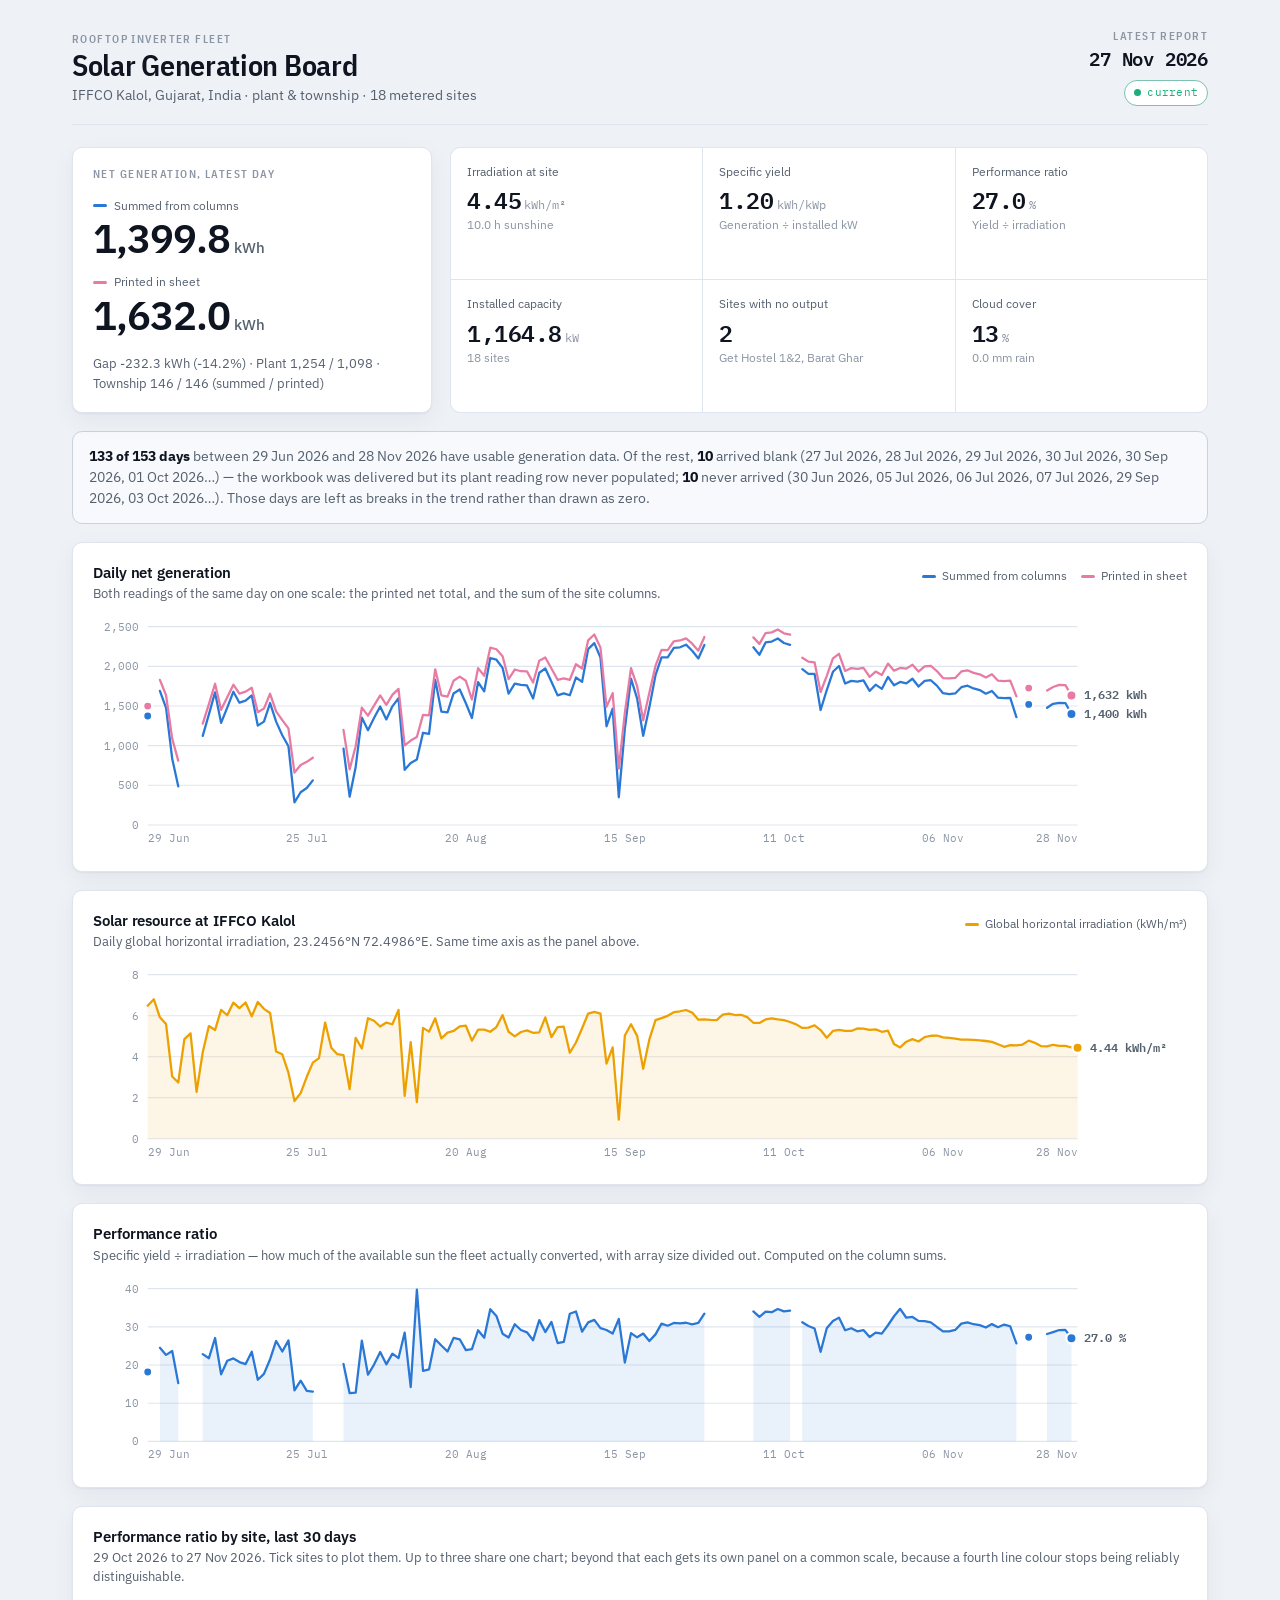
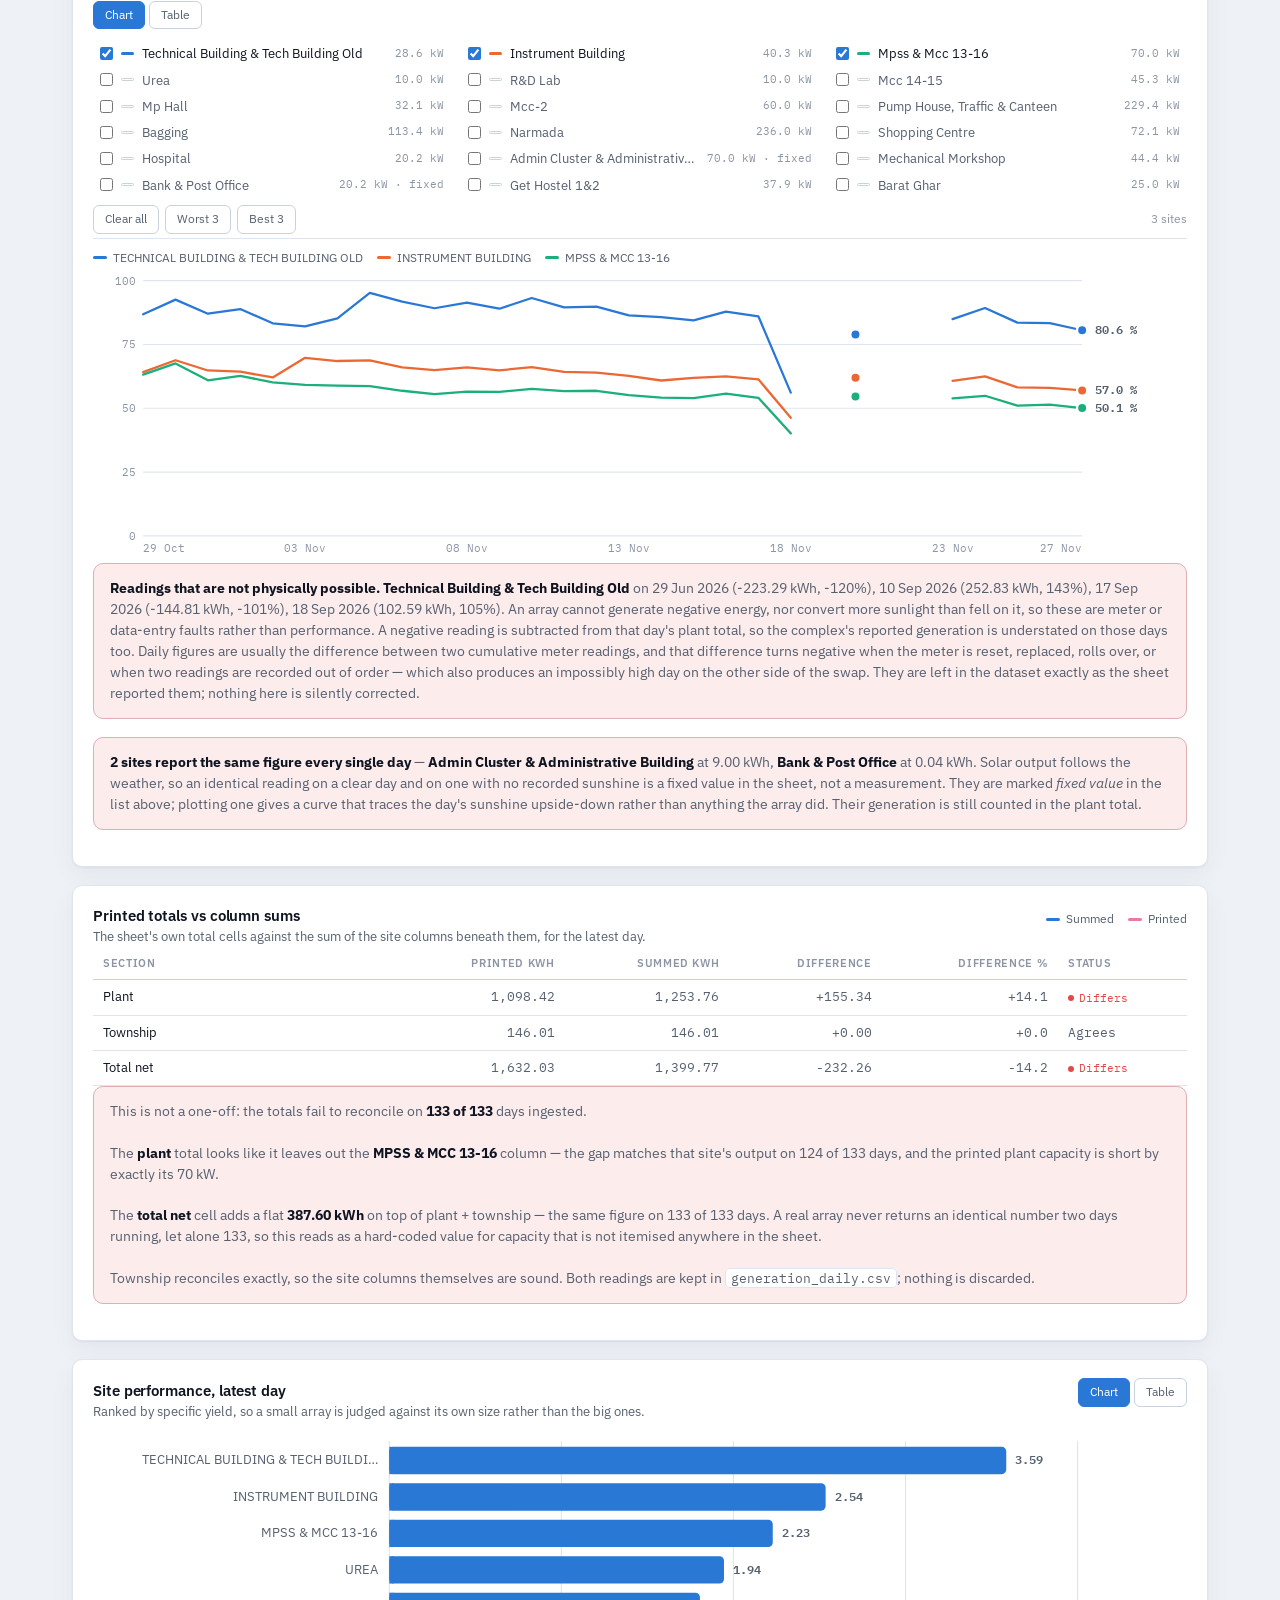
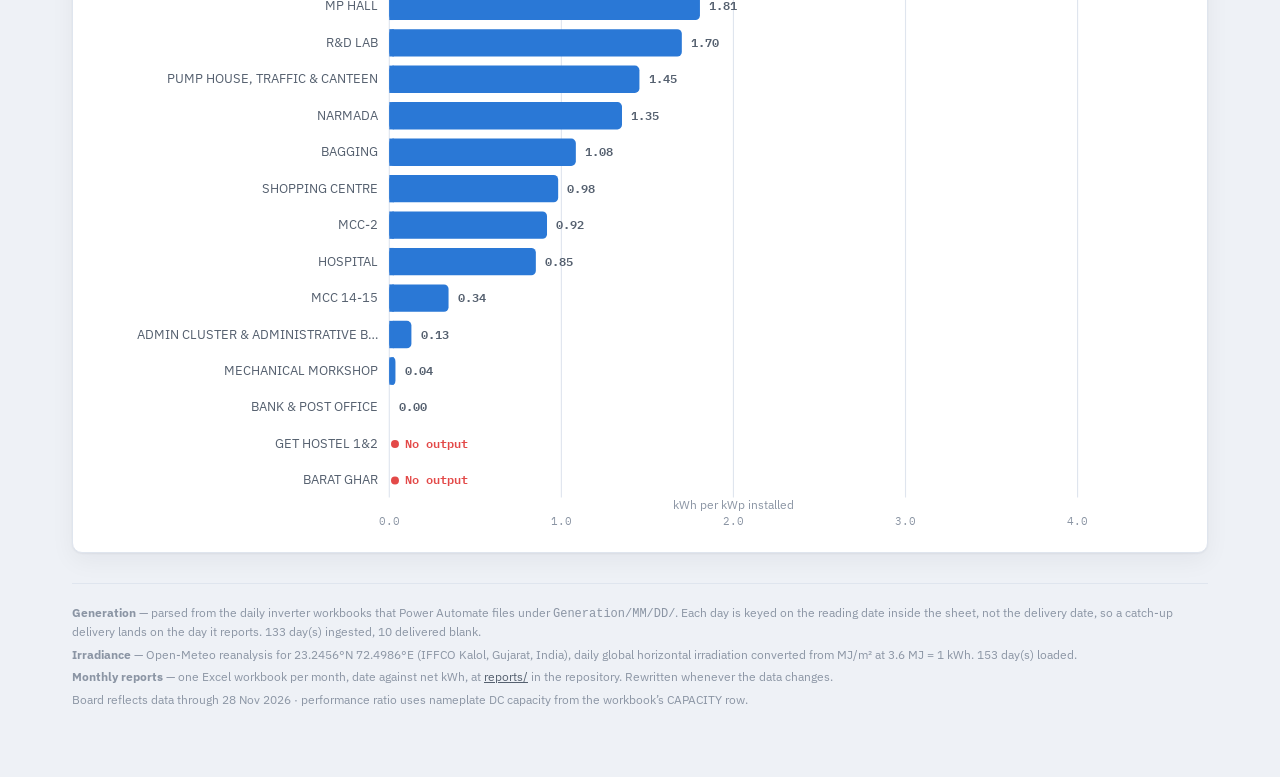
<file: dashboard/index.html>
<!doctype html>
<html lang="en">
<head>
<meta charset="utf-8">
<meta name="viewport" content="width=device-width, initial-scale=1">
<title>Kalol Solar Board</title>
<link rel="preconnect" href="https://fonts.googleapis.com">
<link rel="preconnect" href="https://fonts.gstatic.com" crossorigin>
<link rel="stylesheet" href="https://fonts.googleapis.com/css2?family=IBM+Plex+Mono:wght@400;600&family=IBM+Plex+Sans+Condensed:wght@600&family=IBM+Plex+Sans:wght@400;500;600&display=swap">
<style>/* IFFCO Kalol solar board - instrument-panel treatment.
   Tokens are defined once on :root (light), then redefined for the OS setting
   and for an explicit theme stamp, so all three viewer states resolve. */
:root {
  color-scheme: light;
  --bg: #eef1f6;
  --panel: #ffffff;
  --panel-2: #f7f9fc;
  --ink: #0e1420;
  --ink-2: #55606f;
  --ink-3: #8b95a4;
  --rule: #dfe5ee;
  --rule-strong: #c9d2df;
  --gen: #2a78d6;
  --printed: #e87ba4;
  --gen-wash: rgba(42, 120, 214, 0.10);
  --sun: #eda100;
  --sun-wash: rgba(237, 161, 0, 0.12);
  --good: #1baf7a;
  --crit: #e34948;
  --crit-wash: rgba(227, 73, 72, 0.10);
  --heat-1: #cde2fb;
  --heat-2: #9ec5f4;
  --heat-3: #6da7ec;
  --heat-4: #3987e5;
  --heat-5: #256abf;
  --heat-6: #184f95;
  --heat-7: #0d366b;
  --heat-none: #e8ecf3;
  --series-1: #2a78d6;
  --series-2: #eb6834;
  --series-3: #1baf7a;
  --shadow: 0 1px 2px rgba(14, 20, 32, .05), 0 8px 24px rgba(14, 20, 32, .05);
}
@media (prefers-color-scheme: dark) {
  :root:not([data-theme="light"]) {
    color-scheme: dark;
    --bg: #0f1218;
    --panel: #171b22;
    --panel-2: #1c212a;
    --ink: #eef1f6;
    --ink-2: #a4aebd;
    --ink-3: #6d7889;
    --rule: #252b35;
    --rule-strong: #333b47;
    --gen: #3987e5;
    --printed: #d55181;
    --gen-wash: rgba(57, 135, 229, 0.14);
    --sun: #c98500;
    --sun-wash: rgba(201, 133, 0, 0.16);
    --good: #199e70;
    --crit: #e66767;
    --crit-wash: rgba(230, 103, 103, 0.14);
    --heat-1: #0d366b;
    --heat-2: #184f95;
    --heat-3: #256abf;
    --heat-4: #3987e5;
    --heat-5: #5598e7;
    --heat-6: #86b6ef;
    --heat-7: #b7d3f6;
    --heat-none: #232833;
  --series-1: #3987e5;
  --series-2: #d95926;
  --series-3: #199e70;
    --series-1: #3987e5;
    --series-2: #d95926;
    --series-3: #199e70;
    --heat-1: #0d366b;
  --heat-2: #184f95;
  --heat-3: #256abf;
  --heat-4: #3987e5;
  --heat-5: #5598e7;
  --heat-6: #86b6ef;
  --heat-7: #b7d3f6;
  --heat-none: #232833;
  --series-1: #3987e5;
  --series-2: #d95926;
  --series-3: #199e70;
  --shadow: 0 1px 2px rgba(0, 0, 0, .3), 0 8px 24px rgba(0, 0, 0, .28);
  }
}
:root[data-theme="dark"] {
  color-scheme: dark;
  --bg: #0f1218;
  --panel: #171b22;
  --panel-2: #1c212a;
  --ink: #eef1f6;
  --ink-2: #a4aebd;
  --ink-3: #6d7889;
  --rule: #252b35;
  --rule-strong: #333b47;
  --gen: #3987e5;
  --printed: #d55181;
  --gen-wash: rgba(57, 135, 229, 0.14);
  --sun: #c98500;
  --sun-wash: rgba(201, 133, 0, 0.16);
  --good: #199e70;
  --crit: #e66767;
  --crit-wash: rgba(230, 103, 103, 0.14);
  --heat-1: #0d366b;
  --heat-2: #184f95;
  --heat-3: #256abf;
  --heat-4: #3987e5;
  --heat-5: #5598e7;
  --heat-6: #86b6ef;
  --heat-7: #b7d3f6;
  --heat-none: #232833;
  --series-1: #3987e5;
  --series-2: #d95926;
  --series-3: #199e70;
  --shadow: 0 1px 2px rgba(0, 0, 0, .3), 0 8px 24px rgba(0, 0, 0, .28);
}

* { box-sizing: border-box; }
body {
  margin: 0;
  background: var(--bg);
  color: var(--ink);
  font-family: "IBM Plex Sans", ui-sans-serif, system-ui, -apple-system, "Segoe UI", sans-serif;
  font-size: 15px;
  line-height: 1.55;
  -webkit-font-smoothing: antialiased;
}
.wrap { max-width: 1180px; margin: 0 auto; padding: 28px 22px 64px; }
h1, h2, h3 { margin: 0; text-wrap: balance; }

.eyebrow {
  font-family: "IBM Plex Sans Condensed", "IBM Plex Sans", sans-serif;
  text-transform: uppercase;
  letter-spacing: .13em;
  font-size: 11px;
  font-weight: 600;
  color: var(--ink-3);
}

/* ---- header rail ---- */
.rail {
  display: flex; flex-wrap: wrap; align-items: flex-end;
  justify-content: space-between; gap: 16px;
  padding-bottom: 18px; margin-bottom: 22px;
  border-bottom: 1px solid var(--rule);
}
.rail h1 {
  font-family: "IBM Plex Sans Condensed", "IBM Plex Sans", sans-serif;
  font-size: 30px; font-weight: 600; letter-spacing: -.01em; line-height: 1.15;
}
.rail .sub { color: var(--ink-2); font-size: 13.5px; margin-top: 2px; }
.stamp { text-align: right; }
.stamp .d {
  font-family: "IBM Plex Mono", ui-monospace, monospace;
  font-size: 19px; font-weight: 600; letter-spacing: -.01em;
}

.chip {
  display: inline-flex; align-items: center; gap: 6px;
  font-family: "IBM Plex Mono", ui-monospace, monospace;
  font-size: 11px; letter-spacing: .02em;
  padding: 3px 9px; border-radius: 999px;
  border: 1px solid var(--rule-strong); color: var(--ink-2); background: var(--panel);
}
.chip .dot { width: 7px; height: 7px; border-radius: 50%; background: var(--ink-3); flex: none; }
.chip.ok { border-color: color-mix(in srgb, var(--good) 45%, var(--rule-strong)); color: var(--good); }
.chip.ok .dot { background: var(--good); }
.chip.bad { border-color: color-mix(in srgb, var(--crit) 45%, var(--rule-strong)); color: var(--crit); }
.chip.bad .dot { background: var(--crit); }

/* ---- hero + KPI ---- */
.band { display: grid; grid-template-columns: minmax(280px, 360px) 1fr; gap: 18px; margin-bottom: 18px; }
@media (max-width: 860px) { .band { grid-template-columns: 1fr; } }

.card {
  background: var(--panel); border: 1px solid var(--rule);
  border-radius: 10px; padding: 18px 20px; box-shadow: var(--shadow);
}
.hero { display: flex; flex-direction: column; justify-content: center; }
.hero .figs { display: flex; flex-direction: column; gap: 14px; margin: 14px 0 10px; }
.hero .fl { display: flex; align-items: center; gap: 7px; font-size: 12px; color: var(--ink-2); }
.hero .fl i { width: 14px; height: 3px; border-radius: 2px; flex: none; }
.hero .val {
  font-size: 40px; font-weight: 600; line-height: 1.05; letter-spacing: -.025em;
  margin-top: 2px; color: var(--ink);
}
.hero .unit { font-size: 15px; font-weight: 500; color: var(--ink-2); margin-left: 4px; letter-spacing: 0; }
.hero .note { color: var(--ink-2); font-size: 13px; margin-top: 8px; }

.kpis { display: grid; grid-template-columns: repeat(3, minmax(0, 1fr)); gap: 1px;
        background: var(--rule); border: 1px solid var(--rule); border-radius: 10px;
        overflow: hidden; grid-auto-rows: 1fr; }
@media (max-width: 1000px) { .kpis { grid-template-columns: repeat(2, minmax(0, 1fr)); } }
@media (max-width: 520px) { .kpis { grid-template-columns: 1fr; } }
.kpi { background: var(--panel); padding: 15px 16px 14px; }
.kpi .k { font-size: 12px; color: var(--ink-2); margin-bottom: 6px; }
.kpi .v {
  font-family: "IBM Plex Mono", ui-monospace, monospace;
  font-size: 23px; font-weight: 600; letter-spacing: -.02em; line-height: 1.1; color: var(--ink);
}
.kpi .v small { font-size: 12px; font-weight: 400; color: var(--ink-3); margin-left: 3px; letter-spacing: 0; }
.kpi .m { font-size: 11.5px; color: var(--ink-3); margin-top: 4px; }

/* ---- notices ---- */
.notice {
  display: flex; gap: 12px; align-items: flex-start;
  border: 1px solid color-mix(in srgb, var(--crit) 35%, var(--rule));
  background: var(--crit-wash);
  border-radius: 10px; padding: 14px 16px; margin-bottom: 18px; font-size: 13.5px;
}
.notice.info { border-color: var(--rule-strong); background: var(--panel-2); }
.notice b { color: var(--ink); }
.notice .body { color: var(--ink-2); }
.notice code {
  font-family: "IBM Plex Mono", ui-monospace, monospace; font-size: 12.5px;
  background: var(--panel); border: 1px solid var(--rule); border-radius: 4px; padding: 1px 5px;
}

/* ---- panels ---- */
.panel { margin-bottom: 18px; }
.panel-head { display: flex; justify-content: space-between; align-items: baseline; gap: 14px; margin-bottom: 2px; flex-wrap: wrap; }
.panel-head h2 { font-size: 15px; font-weight: 600; letter-spacing: -.005em; }
.panel-head .cap { color: var(--ink-2); font-size: 12.5px; }
.legend { display: flex; gap: 14px; flex-wrap: wrap; align-items: center; }
.legend span { display: inline-flex; align-items: center; gap: 6px; font-size: 12px; color: var(--ink-2); }
.legend i { width: 14px; height: 3px; border-radius: 2px; display: inline-block; }

.plot { position: relative; margin-top: 10px; }
.plot svg { display: block; width: 100%; height: auto; overflow: visible; }
.axis { font-family: "IBM Plex Mono", ui-monospace, monospace; font-size: 10px; fill: var(--ink-3); font-variant-numeric: tabular-nums; }
.axis-title { font-size: 10.5px; fill: var(--ink-3); }
.grid { stroke: var(--rule); stroke-width: 1; }
.zero { stroke: var(--rule-strong); stroke-width: 1; }
.crosshair { stroke: var(--rule-strong); stroke-width: 1; opacity: 0; pointer-events: none; }
.hit { fill: transparent; }
.site-label {
  font-family: "IBM Plex Sans", ui-sans-serif, system-ui, sans-serif;
  font-size: 11.5px; fill: var(--ink-2);
}
.dlabel { font-family: "IBM Plex Mono", ui-monospace, monospace; font-size: 10.5px; font-weight: 600; fill: var(--ink-2); font-variant-numeric: tabular-nums; }

.tip {
  position: absolute; pointer-events: none; opacity: 0; transform: translate(-50%, -108%);
  background: var(--panel); border: 1px solid var(--rule-strong); border-radius: 7px;
  box-shadow: var(--shadow); padding: 8px 11px; font-size: 12px; white-space: nowrap; z-index: 5;
  transition: opacity .09s ease;
}
.tip .t-d { font-family: "IBM Plex Mono", ui-monospace, monospace; font-size: 11px; color: var(--ink-3); margin-bottom: 3px; }
.tip .t-r { display: flex; align-items: center; gap: 7px; color: var(--ink-2); }
.tip .t-r b { color: var(--ink); font-family: "IBM Plex Mono", ui-monospace, monospace; font-variant-numeric: tabular-nums; }
.tip i { width: 9px; height: 3px; border-radius: 2px; flex: none; }

.scale { display: flex; gap: 10px; flex-wrap: wrap; align-items: center; font-size: 11.5px;
          color: var(--ink-2); margin-top: 2px; }
.scale .steps { display: flex; align-items: center; gap: 2px; }
.scale .steps i { width: 22px; height: 10px; border-radius: 2px; display: inline-block; }
.scale .nd { display: inline-flex; align-items: center; gap: 5px; }
.scale .nd i {
  width: 11px; height: 11px; border-radius: 2px; display: inline-block;
  background: repeating-linear-gradient(45deg, var(--heat-none) 0 2px,
              var(--ink-3) 2px 3.2px);
}
.cell { shape-rendering: crispEdges; }
.cell:hover { stroke: var(--ink); stroke-width: 1.5; }

.picker {
  display: grid; grid-template-columns: repeat(auto-fill, minmax(268px, 1fr));
  gap: 2px 10px; margin: 12px 0 8px;
}
.pick {
  display: flex; align-items: center; gap: 8px; padding: 4px 7px; border-radius: 6px;
  cursor: pointer; font-size: 12.5px; color: var(--ink-2); line-height: 1.3;
}
.pick:hover { background: var(--panel-2); }
.pick.on { color: var(--ink); }
.pick input { margin: 0; flex: none; accent-color: var(--gen); }
.pick .sw {
  width: 13px; height: 3px; border-radius: 2px; flex: none;
  border: 1px solid var(--rule-strong);
}
.pick.on .sw { border-color: transparent; }
.pick .nm { flex: 1; min-width: 0; overflow: hidden; text-overflow: ellipsis;
            white-space: nowrap; }
.pick .cap { font-family: "IBM Plex Mono", ui-monospace, monospace; font-size: 10.5px;
             color: var(--ink-3); flex: none; }
.picker-bar { display: flex; gap: 6px; align-items: center; flex-wrap: wrap;
              padding-bottom: 4px; border-bottom: 1px solid var(--rule); }
.picker-bar .cap { margin-left: auto; font-size: 11.5px; color: var(--ink-3); }

.minis { display: grid; grid-template-columns: repeat(auto-fit, minmax(320px, 1fr));
         gap: 14px; margin-top: 12px; }
.mini { border: 1px solid var(--rule); border-radius: 8px; padding: 8px 10px 4px;
        background: var(--panel-2); }
.mini-h { display: flex; align-items: baseline; gap: 8px; font-size: 12px;
          color: var(--ink-2); margin-bottom: 2px; }
.mini-h b { color: var(--ink); font-size: 12.5px; overflow: hidden;
            text-overflow: ellipsis; white-space: nowrap; }
.mini-h span { margin-left: auto; font-family: "IBM Plex Mono", ui-monospace, monospace;
               font-size: 11px; color: var(--ink-3); flex: none; }
.mini svg { display: block; width: 100%; height: auto; overflow: visible; }

.empty {
  border: 1px dashed var(--rule-strong); border-radius: 8px; padding: 26px 18px;
  text-align: center; color: var(--ink-2); font-size: 13px; background: var(--panel-2); margin-top: 10px;
}

/* ---- site table ---- */
.tabs { display: flex; gap: 4px; }
.tab {
  font: inherit; font-size: 12px; cursor: pointer; padding: 4px 11px; border-radius: 6px;
  border: 1px solid var(--rule-strong); background: var(--panel); color: var(--ink-2);
}
.tab[aria-selected="true"] { background: var(--gen); border-color: var(--gen); color: #fff; }
.tab:focus-visible { outline: 2px solid var(--gen); outline-offset: 2px; }

.scroller { overflow-x: auto; }
table { border-collapse: collapse; width: 100%; font-size: 13px; min-width: 620px; }
th, td { text-align: right; padding: 7px 10px; border-bottom: 1px solid var(--rule); white-space: nowrap; }
th:first-child, td:first-child { text-align: left; white-space: normal; min-width: 190px; }
thead th { font-size: 11px; color: var(--ink-3); font-weight: 600; text-transform: uppercase; letter-spacing: .06em; border-bottom-color: var(--rule-strong); }
tbody td { font-family: "IBM Plex Mono", ui-monospace, monospace; font-variant-numeric: tabular-nums; color: var(--ink-2); }
tbody td:first-child { font-family: "IBM Plex Sans", sans-serif; color: var(--ink); }
tbody tr:hover td { background: var(--panel-2); }
tfoot td { font-family: "IBM Plex Mono", ui-monospace, monospace; font-variant-numeric: tabular-nums; font-weight: 600; color: var(--ink); border-top: 1px solid var(--rule-strong); }
.flag { font-size: 11px; color: var(--crit); display: inline-flex; align-items: center; gap: 5px; }
.flag::before { content: ""; width: 6px; height: 6px; border-radius: 50%; background: var(--crit); }
.hidden { display: none; }

footer { margin-top: 30px; padding-top: 16px; border-top: 1px solid var(--rule); color: var(--ink-3); font-size: 12px; }
footer a { color: var(--ink-2); }
footer p { margin: 4px 0; }
@media (prefers-reduced-motion: reduce) { * { transition: none !important; animation: none !important; } }
</style>
</head>
<body>
<div class="wrap"><div class="rail"><div><div class="eyebrow">Rooftop inverter fleet</div><h1>Solar Generation Board</h1><div class="sub">IFFCO Kalol, Gujarat, India · plant &amp; township · 18 metered sites</div></div><div class="stamp"><div class="eyebrow">Latest report</div><div class="d">27 Nov 2026</div><div style="margin-top:5px"><span class="chip ok"><span class="dot"></span>current</span></div></div></div><div class="band"><section class="card hero"><div class="eyebrow">Net generation, latest day</div><div class="figs"><div class="fig"><div class="fl"><i style="background:var(--gen)"></i>Summed from columns</div><div class="val">1,399.8<span class="unit">kWh</span></div></div><div class="fig"><div class="fl"><i style="background:var(--printed)"></i>Printed in sheet</div><div class="val">1,632.0<span class="unit">kWh</span></div></div></div><div class="note">Gap -232.3 kWh (-14.2%) · Plant 1,254 / 1,098 · Township 146 / 146  (summed / printed)</div></section><div class="kpis"><div class="kpi"><div class="k">Irradiation at site</div><div class="v">4.45<small>kWh/m²</small></div><div class="m">10.0 h sunshine</div></div><div class="kpi"><div class="k">Specific yield</div><div class="v">1.20<small>kWh/kWp</small></div><div class="m">Generation ÷ installed kW</div></div><div class="kpi"><div class="k">Performance ratio</div><div class="v">27.0<small>%</small></div><div class="m">Yield ÷ irradiation</div></div><div class="kpi"><div class="k">Installed capacity</div><div class="v">1,164.8<small>kW</small></div><div class="m">18 sites</div></div><div class="kpi"><div class="k">Sites with no output</div><div class="v">2</div><div class="m">Get Hostel 1&amp;2, Barat Ghar</div></div><div class="kpi"><div class="k">Cloud cover</div><div class="v">13<small>%</small></div><div class="m">0.0 mm rain</div></div></div></div><div class="notice info"><div class="body"><b>133 of 153 days</b> between 29 Jun 2026 and 28 Nov 2026 have usable generation data. Of the rest, <b>10</b> arrived blank (27 Jul 2026, 28 Jul 2026, 29 Jul 2026, 30 Jul 2026, 30 Sep 2026, 01 Oct 2026…) — the workbook was delivered but its plant reading row never populated; <b>10</b> never arrived (30 Jun 2026, 05 Jul 2026, 06 Jul 2026, 07 Jul 2026, 29 Sep 2026, 03 Oct 2026…). Those days are left as breaks in the trend rather than drawn as zero.</div></div><section class="card panel"><div class="panel-head"><div><h2>Daily net generation</h2><div class="cap">Both readings of the same day on one scale: the printed net total, and the sum of the site columns.</div></div><div class="legend"><span><i style="background:var(--gen)"></i>Summed from columns</span><span><i style="background:var(--printed)"></i>Printed in sheet</span></div></div><div class="plot" id="p-gen"><svg viewBox="0 0 960 210" role="img" aria-label="Summed from columns and Printed in sheet over time"><line class="grid" x1="48" y1="186.0" x2="864" y2="186.0"/><text class="axis" x="40" y="189.5" text-anchor="end">0</text><line class="grid" x1="48" y1="151.2" x2="864" y2="151.2"/><text class="axis" x="40" y="154.7" text-anchor="end">500</text><line class="grid" x1="48" y1="116.4" x2="864" y2="116.4"/><text class="axis" x="40" y="119.9" text-anchor="end">1,000</text><line class="grid" x1="48" y1="81.6" x2="864" y2="81.6"/><text class="axis" x="40" y="85.1" text-anchor="end">1,500</text><line class="grid" x1="48" y1="46.8" x2="864" y2="46.8"/><text class="axis" x="40" y="50.3" text-anchor="end">2,000</text><line class="grid" x1="48" y1="12.0" x2="864" y2="12.0"/><text class="axis" x="40" y="15.5" text-anchor="end">2,500</text><text class="axis" x="48.0" y="201" text-anchor="start">29 Jun</text><text class="axis" x="187.6" y="201" text-anchor="middle">25 Jul</text><text class="axis" x="327.2" y="201" text-anchor="middle">20 Aug</text><text class="axis" x="466.7" y="201" text-anchor="middle">15 Sep</text><text class="axis" x="606.3" y="201" text-anchor="middle">11 Oct</text><text class="axis" x="745.9" y="201" text-anchor="middle">06 Nov</text><text class="axis" x="864.0" y="201" text-anchor="end">28 Nov</text><circle cx="48.0" cy="90.4" r="4" fill="var(--gen)" stroke="var(--panel)" stroke-width="2"/><path d="M58.7,68.3 L64.1,83.2 L69.5,127.8 L74.8,152.1" fill="none" stroke="var(--gen)" stroke-width="2" stroke-linejoin="round" stroke-linecap="round"/><path d="M96.3,107.8 L101.7,89.0 L107.1,69.7 L112.4,96.4 L117.8,83.0 L123.2,69.1 L128.5,78.7 L133.9,76.9 L139.3,72.3 L144.6,98.8 L150.0,95.3 L155.4,79.0 L160.7,95.3 L166.1,107.3 L171.5,116.9 L176.8,166.1 L182.2,157.3 L187.6,153.6 L192.9,146.9" fill="none" stroke="var(--gen)" stroke-width="2" stroke-linejoin="round" stroke-linecap="round"/><path d="M219.8,119.0 L225.2,161.2 L230.5,135.1 L235.9,91.8 L241.3,102.8 L246.6,92.1 L252.0,82.1 L257.4,93.4 L262.7,81.9 L268.1,74.8 L273.5,137.6 L278.8,131.6 L284.2,128.5 L289.6,105.1 L294.9,106.1 L300.3,58.7 L305.7,86.5 L311.1,87.2 L316.4,70.6 L321.8,67.1 L327.2,79.2 L332.5,92.2 L337.9,60.6 L343.3,68.7 L348.6,39.5 L354.0,41.0 L359.4,48.2 L364.7,70.8 L370.1,61.9 L375.5,63.0 L380.8,63.6 L386.2,75.1 L391.6,52.4 L396.9,48.7 L402.3,60.4 L407.7,72.3 L413.1,70.5 L418.4,72.2 L423.8,56.6 L429.2,60.4 L434.5,31.7 L439.9,26.4 L445.3,39.1 L450.6,99.4 L456.0,84.0 L461.4,161.7 L466.7,101.7 L472.1,57.6 L477.5,75.2 L482.8,107.8 L488.2,82.8 L493.6,54.6 L498.9,38.9 L504.3,38.9 L509.7,30.7 L515.1,30.1 L520.4,27.8 L525.8,33.1 L531.2,39.9 L536.5,28.1" fill="none" stroke="var(--gen)" stroke-width="2" stroke-linejoin="round" stroke-linecap="round"/><path d="M579.5,30.1 L584.8,36.7 L590.2,25.8 L595.6,25.1 L600.9,22.4 L606.3,26.3 L611.7,27.9" fill="none" stroke="var(--gen)" stroke-width="2" stroke-linejoin="round" stroke-linecap="round"/><path d="M622.4,49.3 L627.8,53.4 L633.2,53.4 L638.5,85.1 L643.9,67.6 L649.3,51.6 L654.6,46.5 L660.0,61.9 L665.4,59.6 L670.7,60.3 L676.1,59.1 L681.5,68.3 L686.8,62.9 L692.2,66.6 L697.6,56.1 L702.9,63.4 L708.3,60.5 L713.7,61.8 L719.1,57.7 L724.4,64.5 L729.8,59.5 L735.2,59.0 L740.5,63.7 L745.9,70.4 L751.3,71.1 L756.6,70.6 L762.0,65.1 L767.4,63.8 L772.7,66.2 L778.1,67.6 L783.5,70.8 L788.8,68.4 L794.2,74.3 L799.6,74.7 L804.9,74.4 L810.3,91.3" fill="none" stroke="var(--gen)" stroke-width="2" stroke-linejoin="round" stroke-linecap="round"/><circle cx="821.1" cy="80.2" r="4" fill="var(--gen)" stroke="var(--panel)" stroke-width="2"/><path d="M837.2,83.2 L842.5,79.7 L847.9,78.8 L853.3,79.0 L858.6,88.6" fill="none" stroke="var(--gen)" stroke-width="2" stroke-linejoin="round" stroke-linecap="round"/><circle cx="48.0" cy="81.7" r="4" fill="var(--printed)" stroke="var(--panel)" stroke-width="2"/><path d="M58.7,58.7 L64.1,72.2 L69.5,110.2 L74.8,129.5" fill="none" stroke="var(--printed)" stroke-width="2" stroke-linejoin="round" stroke-linecap="round"/><path d="M96.3,97.1 L101.7,79.9 L107.1,62.1 L112.4,85.0 L117.8,74.0 L123.2,62.9 L128.5,70.7 L133.9,69.0 L139.3,65.6 L144.6,87.0 L150.0,83.9 L155.4,70.9 L160.7,86.3 L166.1,94.0 L171.5,101.3 L176.8,140.1 L182.2,133.4 L187.6,130.6 L192.9,127.0" fill="none" stroke="var(--printed)" stroke-width="2" stroke-linejoin="round" stroke-linecap="round"/><path d="M219.8,102.5 L225.2,137.2 L230.5,116.9 L235.9,83.0 L241.3,90.1 L246.6,81.3 L252.0,72.3 L257.4,80.6 L262.7,71.9 L268.1,66.6 L273.5,116.1 L278.8,111.9 L284.2,108.8 L289.6,89.4 L294.9,89.8 L300.3,49.4 L305.7,72.2 L311.1,73.4 L316.4,59.5 L321.8,55.8 L327.2,59.5 L332.5,75.9 L337.9,48.4 L343.3,55.1 L348.6,30.4 L354.0,31.8 L359.4,37.9 L364.7,58.1 L370.1,49.6 L375.5,51.1 L380.8,51.2 L386.2,61.0 L391.6,41.9 L396.9,39.0 L402.3,48.7 L407.7,58.6 L413.1,57.4 L418.4,58.6 L423.8,45.0 L429.2,48.7 L434.5,24.0 L439.9,18.9 L445.3,30.3 L450.6,82.4 L456.0,70.3 L461.4,136.6 L466.7,87.7 L472.1,48.3 L477.5,64.1 L482.8,94.1 L488.2,69.9 L493.6,46.4 L498.9,32.4 L504.3,32.5 L509.7,24.8 L515.1,24.1 L520.4,22.3 L525.8,26.9 L531.2,33.1 L536.5,21.1" fill="none" stroke="var(--printed)" stroke-width="2" stroke-linejoin="round" stroke-linecap="round"/><path d="M579.5,21.4 L584.8,27.1 L590.2,17.6 L595.6,17.0 L600.9,14.5 L606.3,17.8 L611.7,19.0" fill="none" stroke="var(--printed)" stroke-width="2" stroke-linejoin="round" stroke-linecap="round"/><path d="M622.4,39.2 L627.8,42.7 L633.2,43.4 L638.5,69.3 L643.9,55.1 L649.3,39.8 L654.6,35.8 L660.0,50.9 L665.4,48.4 L670.7,49.0 L676.1,48.1 L681.5,56.0 L686.8,51.4 L692.2,54.4 L697.6,44.4 L702.9,50.6 L708.3,48.2 L713.7,48.8 L719.1,45.4 L724.4,51.4 L729.8,46.8 L735.2,46.3 L740.5,51.0 L745.9,57.1 L751.3,57.3 L756.6,57.0 L762.0,51.3 L767.4,50.3 L772.7,52.5 L778.1,53.8 L783.5,56.6 L788.8,53.8 L794.2,59.4 L799.6,59.8 L804.9,59.4 L810.3,73.2" fill="none" stroke="var(--printed)" stroke-width="2" stroke-linejoin="round" stroke-linecap="round"/><circle cx="821.1" cy="65.9" r="4" fill="var(--printed)" stroke="var(--panel)" stroke-width="2"/><path d="M837.2,68.0 L842.5,64.9 L847.9,63.1 L853.3,63.3 L858.6,72.4" fill="none" stroke="var(--printed)" stroke-width="2" stroke-linejoin="round" stroke-linecap="round"/><circle cx="858.6" cy="72.4" r="4.5" fill="var(--printed)" stroke="var(--panel)" stroke-width="2"/><text class="dlabel" x="869.6" y="75.9">1,632 kWh</text><circle cx="858.6" cy="88.6" r="4.5" fill="var(--gen)" stroke="var(--panel)" stroke-width="2"/><text class="dlabel" x="869.6" y="92.1">1,400 kWh</text><line class="crosshair" x1="0" y1="12" x2="0" y2="186"/><circle class="hover-dot" cx="0" cy="0" r="4.5" fill="var(--gen)" stroke="var(--panel)" stroke-width="2" style="opacity:0"/><circle class="hover-dot" cx="0" cy="0" r="4.5" fill="var(--printed)" stroke="var(--panel)" stroke-width="2" style="opacity:0"/></svg><div class="tip"></div></div></section><section class="card panel"><div class="panel-head"><div><h2>Solar resource at IFFCO Kalol</h2><div class="cap">Daily global horizontal irradiation, 23.2456°N 72.4986°E. Same time axis as the panel above.</div></div><div class="legend"><span><i style="background:var(--sun)"></i>Global horizontal irradiation (kWh/m²)</span></div></div><div class="plot" id="p-irr"><svg viewBox="0 0 960 180" role="img" aria-label="Irradiation (GHI) over time"><line class="grid" x1="48" y1="156.0" x2="864" y2="156.0"/><text class="axis" x="40" y="159.5" text-anchor="end">0</text><line class="grid" x1="48" y1="120.0" x2="864" y2="120.0"/><text class="axis" x="40" y="123.5" text-anchor="end">2</text><line class="grid" x1="48" y1="84.0" x2="864" y2="84.0"/><text class="axis" x="40" y="87.5" text-anchor="end">4</text><line class="grid" x1="48" y1="48.0" x2="864" y2="48.0"/><text class="axis" x="40" y="51.5" text-anchor="end">6</text><line class="grid" x1="48" y1="12.0" x2="864" y2="12.0"/><text class="axis" x="40" y="15.5" text-anchor="end">8</text><text class="axis" x="48.0" y="171" text-anchor="start">29 Jun</text><text class="axis" x="187.6" y="171" text-anchor="middle">25 Jul</text><text class="axis" x="327.2" y="171" text-anchor="middle">20 Aug</text><text class="axis" x="466.7" y="171" text-anchor="middle">15 Sep</text><text class="axis" x="606.3" y="171" text-anchor="middle">11 Oct</text><text class="axis" x="745.9" y="171" text-anchor="middle">06 Nov</text><text class="axis" x="864.0" y="171" text-anchor="end">28 Nov</text><path d="M48.0,156.0 L48.0,39.3 L53.4,33.6 L58.7,49.4 L64.1,55.3 L69.5,101.4 L74.8,106.6 L80.2,68.6 L85.6,63.5 L90.9,114.8 L96.3,80.1 L101.7,57.1 L107.1,60.6 L112.4,42.9 L117.8,47.6 L123.2,36.5 L128.5,41.3 L133.9,36.4 L139.3,48.6 L144.6,36.0 L150.0,42.0 L155.4,45.6 L160.7,79.4 L166.1,81.9 L171.5,98.0 L176.8,122.9 L182.2,115.9 L187.6,101.6 L192.9,89.2 L198.3,85.2 L203.7,54.0 L209.1,76.2 L214.4,81.8 L219.8,82.6 L225.2,112.4 L230.5,67.5 L235.9,76.8 L241.3,50.2 L246.6,52.4 L252.0,57.5 L257.4,54.0 L262.7,55.5 L268.1,42.9 L273.5,118.3 L278.8,71.2 L284.2,123.9 L289.6,58.7 L294.9,62.0 L300.3,50.3 L305.7,67.9 L311.1,62.9 L316.4,61.4 L321.8,57.3 L327.2,56.8 L332.5,69.9 L337.9,60.3 L343.3,60.2 L348.6,62.1 L354.0,58.0 L359.4,47.5 L364.7,62.1 L370.1,66.1 L375.5,62.3 L380.8,60.9 L386.2,63.0 L391.6,62.6 L396.9,49.5 L402.3,66.8 L407.7,58.0 L413.1,57.6 L418.4,80.5 L423.8,71.5 L429.2,59.0 L434.5,46.1 L439.9,44.7 L445.3,46.1 L450.6,90.1 L456.0,75.8 L461.4,139.2 L466.7,65.4 L472.1,55.5 L477.5,65.7 L482.8,94.5 L488.2,68.8 L493.6,51.9 L498.9,50.1 L504.3,48.1 L509.7,44.9 L515.1,44.1 L520.4,43.0 L525.8,45.3 L531.2,51.5 L536.5,51.2 L541.9,51.7 L547.3,51.8 L552.6,47.0 L558.0,46.1 L563.4,47.4 L568.7,47.2 L574.1,49.3 L579.5,54.2 L584.8,54.3 L590.2,51.3 L595.6,50.4 L600.9,51.3 L606.3,51.9 L611.7,53.5 L617.1,55.6 L622.4,58.7 L627.8,58.5 L633.2,56.4 L638.5,60.6 L643.9,67.3 L649.3,61.4 L654.6,60.5 L660.0,61.4 L665.4,61.4 L670.7,59.2 L676.1,59.4 L681.5,60.5 L686.8,60.0 L692.2,62.1 L697.6,61.2 L702.9,72.9 L708.3,75.8 L713.7,70.8 L719.1,68.6 L724.4,70.6 L729.8,66.8 L735.2,65.6 L740.5,65.4 L745.9,67.0 L751.3,67.5 L756.6,68.2 L762.0,69.0 L767.4,68.9 L772.7,69.3 L778.1,69.7 L783.5,70.2 L788.8,71.0 L794.2,73.1 L799.6,75.3 L804.9,73.8 L810.3,74.1 L815.7,73.3 L821.1,69.9 L826.4,71.7 L831.8,74.6 L837.2,74.9 L842.5,73.5 L847.9,74.4 L853.3,74.5 L858.6,75.9 L864.0,76.1 L864.0,156.0 Z" fill="var(--sun)" opacity="0.10"/><path d="M48.0,39.3 L53.4,33.6 L58.7,49.4 L64.1,55.3 L69.5,101.4 L74.8,106.6 L80.2,68.6 L85.6,63.5 L90.9,114.8 L96.3,80.1 L101.7,57.1 L107.1,60.6 L112.4,42.9 L117.8,47.6 L123.2,36.5 L128.5,41.3 L133.9,36.4 L139.3,48.6 L144.6,36.0 L150.0,42.0 L155.4,45.6 L160.7,79.4 L166.1,81.9 L171.5,98.0 L176.8,122.9 L182.2,115.9 L187.6,101.6 L192.9,89.2 L198.3,85.2 L203.7,54.0 L209.1,76.2 L214.4,81.8 L219.8,82.6 L225.2,112.4 L230.5,67.5 L235.9,76.8 L241.3,50.2 L246.6,52.4 L252.0,57.5 L257.4,54.0 L262.7,55.5 L268.1,42.9 L273.5,118.3 L278.8,71.2 L284.2,123.9 L289.6,58.7 L294.9,62.0 L300.3,50.3 L305.7,67.9 L311.1,62.9 L316.4,61.4 L321.8,57.3 L327.2,56.8 L332.5,69.9 L337.9,60.3 L343.3,60.2 L348.6,62.1 L354.0,58.0 L359.4,47.5 L364.7,62.1 L370.1,66.1 L375.5,62.3 L380.8,60.9 L386.2,63.0 L391.6,62.6 L396.9,49.5 L402.3,66.8 L407.7,58.0 L413.1,57.6 L418.4,80.5 L423.8,71.5 L429.2,59.0 L434.5,46.1 L439.9,44.7 L445.3,46.1 L450.6,90.1 L456.0,75.8 L461.4,139.2 L466.7,65.4 L472.1,55.5 L477.5,65.7 L482.8,94.5 L488.2,68.8 L493.6,51.9 L498.9,50.1 L504.3,48.1 L509.7,44.9 L515.1,44.1 L520.4,43.0 L525.8,45.3 L531.2,51.5 L536.5,51.2 L541.9,51.7 L547.3,51.8 L552.6,47.0 L558.0,46.1 L563.4,47.4 L568.7,47.2 L574.1,49.3 L579.5,54.2 L584.8,54.3 L590.2,51.3 L595.6,50.4 L600.9,51.3 L606.3,51.9 L611.7,53.5 L617.1,55.6 L622.4,58.7 L627.8,58.5 L633.2,56.4 L638.5,60.6 L643.9,67.3 L649.3,61.4 L654.6,60.5 L660.0,61.4 L665.4,61.4 L670.7,59.2 L676.1,59.4 L681.5,60.5 L686.8,60.0 L692.2,62.1 L697.6,61.2 L702.9,72.9 L708.3,75.8 L713.7,70.8 L719.1,68.6 L724.4,70.6 L729.8,66.8 L735.2,65.6 L740.5,65.4 L745.9,67.0 L751.3,67.5 L756.6,68.2 L762.0,69.0 L767.4,68.9 L772.7,69.3 L778.1,69.7 L783.5,70.2 L788.8,71.0 L794.2,73.1 L799.6,75.3 L804.9,73.8 L810.3,74.1 L815.7,73.3 L821.1,69.9 L826.4,71.7 L831.8,74.6 L837.2,74.9 L842.5,73.5 L847.9,74.4 L853.3,74.5 L858.6,75.9 L864.0,76.1" fill="none" stroke="var(--sun)" stroke-width="2" stroke-linejoin="round" stroke-linecap="round"/><circle cx="864.0" cy="76.1" r="4.5" fill="var(--sun)" stroke="var(--panel)" stroke-width="2"/><text class="dlabel" x="875.0" y="79.6">4.44 kWh/m²</text><line class="crosshair" x1="0" y1="12" x2="0" y2="156"/><circle class="hover-dot" cx="0" cy="0" r="4.5" fill="var(--sun)" stroke="var(--panel)" stroke-width="2" style="opacity:0"/></svg><div class="tip"></div></div></section><section class="card panel"><div class="panel-head"><div><h2>Performance ratio</h2><div class="cap">Specific yield ÷ irradiation — how much of the available sun the fleet actually converted, with array size divided out. Computed on the column sums.</div></div></div><div class="plot" id="p-pr"><svg viewBox="0 0 960 170" role="img" aria-label="Performance ratio over time"><line class="grid" x1="48" y1="146.0" x2="864" y2="146.0"/><text class="axis" x="40" y="149.5" text-anchor="end">0</text><line class="grid" x1="48" y1="112.5" x2="864" y2="112.5"/><text class="axis" x="40" y="116.0" text-anchor="end">10</text><line class="grid" x1="48" y1="79.0" x2="864" y2="79.0"/><text class="axis" x="40" y="82.5" text-anchor="end">20</text><line class="grid" x1="48" y1="45.5" x2="864" y2="45.5"/><text class="axis" x="40" y="49.0" text-anchor="end">30</text><line class="grid" x1="48" y1="12.0" x2="864" y2="12.0"/><text class="axis" x="40" y="15.5" text-anchor="end">40</text><text class="axis" x="48.0" y="161" text-anchor="start">29 Jun</text><text class="axis" x="187.6" y="161" text-anchor="middle">25 Jul</text><text class="axis" x="327.2" y="161" text-anchor="middle">20 Aug</text><text class="axis" x="466.7" y="161" text-anchor="middle">15 Sep</text><text class="axis" x="606.3" y="161" text-anchor="middle">11 Oct</text><text class="axis" x="745.9" y="161" text-anchor="middle">06 Nov</text><text class="axis" x="864.0" y="161" text-anchor="end">28 Nov</text><circle cx="48.0" cy="85.1" r="4" fill="var(--gen)" stroke="var(--panel)" stroke-width="2"/><path d="M58.7,146.0 L58.7,63.9 L64.1,70.1 L69.5,66.7 L74.8,94.9 L74.8,146.0 Z" fill="var(--gen)" opacity="0.10"/><path d="M58.7,63.9 L64.1,70.1 L69.5,66.7 L74.8,94.9" fill="none" stroke="var(--gen)" stroke-width="2" stroke-linejoin="round" stroke-linecap="round"/><path d="M96.3,146.0 L96.3,69.4 L101.7,73.0 L107.1,55.3 L112.4,87.1 L117.8,75.3 L123.2,73.2 L128.5,76.4 L133.9,78.2 L139.3,67.3 L144.6,91.9 L150.0,86.8 L155.4,73.9 L160.7,57.9 L166.1,67.1 L171.5,57.4 L176.8,101.2 L182.2,92.7 L187.6,101.7 L192.9,102.4 L192.9,146.0 Z" fill="var(--gen)" opacity="0.10"/><path d="M96.3,69.4 L101.7,73.0 L107.1,55.3 L112.4,87.1 L117.8,75.3 L123.2,73.2 L128.5,76.4 L133.9,78.2 L139.3,67.3 L144.6,91.9 L150.0,86.8 L155.4,73.9 L160.7,57.9 L166.1,67.1 L171.5,57.4 L176.8,101.2 L182.2,92.7 L187.6,101.7 L192.9,102.4" fill="none" stroke="var(--gen)" stroke-width="2" stroke-linejoin="round" stroke-linecap="round"/><path d="M219.8,146.0 L219.8,78.1 L225.2,103.7 L230.5,103.2 L235.9,57.6 L241.3,87.5 L246.6,78.6 L252.0,67.6 L257.4,78.4 L262.7,69.0 L268.1,72.9 L273.5,50.5 L278.8,98.3 L284.2,12.8 L289.6,84.2 L294.9,82.8 L300.3,56.4 L305.7,61.9 L311.1,67.1 L316.4,55.2 L321.8,56.4 L327.2,65.9 L332.5,65.0 L337.9,48.5 L343.3,55.0 L348.6,30.0 L354.0,35.9 L359.4,51.5 L364.7,54.8 L370.1,43.2 L375.5,48.3 L380.8,50.3 L386.2,57.2 L391.6,39.6 L396.9,50.1 L402.3,41.2 L407.7,59.7 L413.1,58.7 L418.4,34.0 L423.8,32.0 L429.2,49.7 L434.5,41.6 L439.9,39.4 L445.3,46.6 L450.6,48.3 L456.0,51.4 L461.4,38.6 L466.7,76.8 L472.1,51.0 L477.5,54.7 L482.8,51.4 L488.2,58.0 L493.6,52.1 L498.9,42.7 L504.3,44.5 L509.7,42.1 L515.1,42.4 L520.4,41.9 L525.8,43.3 L531.2,42.1 L536.5,34.0 L536.5,146.0 Z" fill="var(--gen)" opacity="0.10"/><path d="M219.8,78.1 L225.2,103.7 L230.5,103.2 L235.9,57.6 L241.3,87.5 L246.6,78.6 L252.0,67.6 L257.4,78.4 L262.7,69.0 L268.1,72.9 L273.5,50.5 L278.8,98.3 L284.2,12.8 L289.6,84.2 L294.9,82.8 L300.3,56.4 L305.7,61.9 L311.1,67.1 L316.4,55.2 L321.8,56.4 L327.2,65.9 L332.5,65.0 L337.9,48.5 L343.3,55.0 L348.6,30.0 L354.0,35.9 L359.4,51.5 L364.7,54.8 L370.1,43.2 L375.5,48.3 L380.8,50.3 L386.2,57.2 L391.6,39.6 L396.9,50.1 L402.3,41.2 L407.7,59.7 L413.1,58.7 L418.4,34.0 L423.8,32.0 L429.2,49.7 L434.5,41.6 L439.9,39.4 L445.3,46.6 L450.6,48.3 L456.0,51.4 L461.4,38.6 L466.7,76.8 L472.1,51.0 L477.5,54.7 L482.8,51.4 L488.2,58.0 L493.6,52.1 L498.9,42.7 L504.3,44.5 L509.7,42.1 L515.1,42.4 L520.4,41.9 L525.8,43.3 L531.2,42.1 L536.5,34.0" fill="none" stroke="var(--gen)" stroke-width="2" stroke-linejoin="round" stroke-linecap="round"/><path d="M579.5,146.0 L579.5,32.0 L584.8,36.8 L590.2,32.2 L595.6,32.6 L600.9,29.8 L606.3,31.9 L611.7,31.3 L611.7,146.0 Z" fill="var(--gen)" opacity="0.10"/><path d="M579.5,32.0 L584.8,36.8 L590.2,32.2 L595.6,32.6 L600.9,29.8 L606.3,31.9 L611.7,31.3" fill="none" stroke="var(--gen)" stroke-width="2" stroke-linejoin="round" stroke-linecap="round"/><path d="M622.4,146.0 L622.4,41.5 L627.8,44.8 L633.2,46.9 L638.5,67.4 L643.9,46.7 L649.3,40.4 L654.6,37.4 L660.0,48.5 L665.4,46.7 L670.7,49.4 L676.1,48.3 L681.5,54.4 L686.8,50.6 L692.2,51.4 L697.6,44.1 L702.9,36.2 L708.3,29.7 L713.7,37.5 L719.1,36.8 L724.4,40.3 L729.8,40.5 L735.2,41.5 L740.5,45.6 L745.9,49.5 L751.3,49.4 L756.6,48.2 L762.0,42.7 L767.4,41.6 L772.7,43.2 L778.1,44.0 L783.5,46.1 L788.8,43.1 L794.2,45.8 L799.6,43.5 L804.9,45.0 L810.3,60.0 L810.3,146.0 Z" fill="var(--gen)" opacity="0.10"/><path d="M622.4,41.5 L627.8,44.8 L633.2,46.9 L638.5,67.4 L643.9,46.7 L649.3,40.4 L654.6,37.4 L660.0,48.5 L665.4,46.7 L670.7,49.4 L676.1,48.3 L681.5,54.4 L686.8,50.6 L692.2,51.4 L697.6,44.1 L702.9,36.2 L708.3,29.7 L713.7,37.5 L719.1,36.8 L724.4,40.3 L729.8,40.5 L735.2,41.5 L740.5,45.6 L745.9,49.5 L751.3,49.4 L756.6,48.2 L762.0,42.7 L767.4,41.6 L772.7,43.2 L778.1,44.0 L783.5,46.1 L788.8,43.1 L794.2,45.8 L799.6,43.5 L804.9,45.0 L810.3,60.0" fill="none" stroke="var(--gen)" stroke-width="2" stroke-linejoin="round" stroke-linecap="round"/><circle cx="821.1" cy="54.6" r="4" fill="var(--gen)" stroke="var(--panel)" stroke-width="2"/><path d="M837.2,146.0 L837.2,51.8 L842.5,50.1 L847.9,48.3 L853.3,48.2 L858.6,55.5 L858.6,146.0 Z" fill="var(--gen)" opacity="0.10"/><path d="M837.2,51.8 L842.5,50.1 L847.9,48.3 L853.3,48.2 L858.6,55.5" fill="none" stroke="var(--gen)" stroke-width="2" stroke-linejoin="round" stroke-linecap="round"/><circle cx="858.6" cy="55.5" r="4.5" fill="var(--gen)" stroke="var(--panel)" stroke-width="2"/><text class="dlabel" x="869.6" y="59.0">27.0 %</text><line class="crosshair" x1="0" y1="12" x2="0" y2="146"/><circle class="hover-dot" cx="0" cy="0" r="4.5" fill="var(--gen)" stroke="var(--panel)" stroke-width="2" style="opacity:0"/></svg><div class="tip"></div></div></section><section class="card panel" id="p-siteline"><div class="panel-head"><div><h2>Performance ratio by site, last 30 days</h2><div class="cap">29 Oct 2026 to 27 Nov 2026. Tick sites to plot them. Up to three share one chart; beyond that each gets its own panel on a common scale, because a fourth line colour stops being reliably distinguishable.</div></div><div class="tabs" data-tabs><button class="tab" data-target="line-chart" aria-selected="true">Chart</button><button class="tab" data-target="line-table" aria-selected="false">Table</button></div></div><div id="line-chart"><div class="picker"><label class="pick"><input type="checkbox" data-site="0" checked><span class="sw" data-slot=""></span><span class="nm">Technical Building &amp; Tech Building Old</span><span class="cap">28.6 kW</span></label><label class="pick"><input type="checkbox" data-site="1" checked><span class="sw" data-slot=""></span><span class="nm">Instrument Building</span><span class="cap">40.3 kW</span></label><label class="pick"><input type="checkbox" data-site="2" checked><span class="sw" data-slot=""></span><span class="nm">Mpss &amp; Mcc 13-16</span><span class="cap">70.0 kW</span></label><label class="pick"><input type="checkbox" data-site="3"><span class="sw" data-slot=""></span><span class="nm">Urea</span><span class="cap">10.0 kW</span></label><label class="pick"><input type="checkbox" data-site="4"><span class="sw" data-slot=""></span><span class="nm">R&amp;D Lab</span><span class="cap">10.0 kW</span></label><label class="pick"><input type="checkbox" data-site="5"><span class="sw" data-slot=""></span><span class="nm">Mcc 14-15</span><span class="cap">45.3 kW</span></label><label class="pick"><input type="checkbox" data-site="6"><span class="sw" data-slot=""></span><span class="nm">Mp Hall</span><span class="cap">32.1 kW</span></label><label class="pick"><input type="checkbox" data-site="7"><span class="sw" data-slot=""></span><span class="nm">Mcc-2</span><span class="cap">60.0 kW</span></label><label class="pick"><input type="checkbox" data-site="8"><span class="sw" data-slot=""></span><span class="nm">Pump House, Traffic &amp; Canteen</span><span class="cap">229.4 kW</span></label><label class="pick"><input type="checkbox" data-site="9"><span class="sw" data-slot=""></span><span class="nm">Bagging</span><span class="cap">113.4 kW</span></label><label class="pick"><input type="checkbox" data-site="10"><span class="sw" data-slot=""></span><span class="nm">Narmada</span><span class="cap">236.0 kW</span></label><label class="pick"><input type="checkbox" data-site="11"><span class="sw" data-slot=""></span><span class="nm">Shopping Centre</span><span class="cap">72.1 kW</span></label><label class="pick"><input type="checkbox" data-site="12"><span class="sw" data-slot=""></span><span class="nm">Hospital</span><span class="cap">20.2 kW</span></label><label class="pick"><input type="checkbox" data-site="13"><span class="sw" data-slot=""></span><span class="nm">Admin Cluster &amp; Administrative Building</span><span class="cap">70.0 kW · fixed</span></label><label class="pick"><input type="checkbox" data-site="14"><span class="sw" data-slot=""></span><span class="nm">Mechanical Morkshop</span><span class="cap">44.4 kW</span></label><label class="pick"><input type="checkbox" data-site="15"><span class="sw" data-slot=""></span><span class="nm">Bank &amp; Post Office</span><span class="cap">20.2 kW · fixed</span></label><label class="pick"><input type="checkbox" data-site="16"><span class="sw" data-slot=""></span><span class="nm">Get Hostel 1&amp;2</span><span class="cap">37.9 kW</span></label><label class="pick"><input type="checkbox" data-site="17"><span class="sw" data-slot=""></span><span class="nm">Barat Ghar</span><span class="cap">25.0 kW</span></label></div><div class="picker-bar"><button class="tab" id="pick-none">Clear all</button><button class="tab" id="pick-worst">Worst 3</button><button class="tab" id="pick-best">Best 3</button><span class="cap" id="pick-count"></span></div><div class="plot" id="siteplot"><div class="tip"></div></div></div><div id="line-table" class="hidden"><div class="scroller"><table><thead><tr><th>Site</th><th>Capacity kW</th><th>Period PR %</th><th>Best %</th><th>Worst %</th><th>Days reported</th><th style="text-align:left">Status</th></tr></thead><tbody><tr><td>TECHNICAL BUILDING &amp; TECH BUILDING OLD</td><td>28.60</td><td>86.1</td><td>95.2</td><td>56.2</td><td>27</td><td style="text-align:left"><span class="flag">4 impossible readings &mdash; check the meter</span></td></tr><tr><td>INSTRUMENT BUILDING</td><td>40.30</td><td>63.1</td><td>69.8</td><td>46.3</td><td>27</td><td style="text-align:left">OK</td></tr><tr><td>MPSS &amp; MCC 13-16</td><td>70.00</td><td>56.3</td><td>67.6</td><td>40.2</td><td>27</td><td style="text-align:left">OK</td></tr><tr><td>UREA</td><td>10.00</td><td>50.5</td><td>61.6</td><td>34.9</td><td>27</td><td style="text-align:left">OK</td></tr><tr><td>R&amp;D LAB</td><td>10.00</td><td>46.4</td><td>58.3</td><td>33.0</td><td>27</td><td style="text-align:left">OK</td></tr><tr><td>MCC 14-15</td><td>45.30</td><td>43.9</td><td>63.6</td><td>0.2</td><td>27</td><td style="text-align:left"><span class="flag">4 days at zero</span></td></tr><tr><td>MP HALL</td><td>32.13</td><td>40.4</td><td>56.5</td><td>25.1</td><td>27</td><td style="text-align:left">OK</td></tr><tr><td>MCC-2</td><td>60.00</td><td>37.0</td><td>45.6</td><td>0.0</td><td>27</td><td style="text-align:left"><span class="flag">1 days at zero</span></td></tr><tr><td>PUMP HOUSE, TRAFFIC &amp; CANTEEN</td><td>229.36</td><td>32.2</td><td>34.2</td><td>30.3</td><td>27</td><td style="text-align:left">OK</td></tr><tr><td>BAGGING</td><td>113.40</td><td>29.1</td><td>35.9</td><td>21.0</td><td>27</td><td style="text-align:left">OK</td></tr><tr><td>NARMADA</td><td>236.00</td><td>27.4</td><td>32.7</td><td>21.8</td><td>27</td><td style="text-align:left">OK</td></tr><tr><td>SHOPPING CENTRE</td><td>72.14</td><td>25.5</td><td>30.0</td><td>18.4</td><td>27</td><td style="text-align:left">OK</td></tr><tr><td>HOSPITAL</td><td>20.16</td><td>21.5</td><td>25.9</td><td>16.1</td><td>27</td><td style="text-align:left">OK</td></tr><tr><td>ADMIN CLUSTER &amp; ADMINISTRATIVE BUILDING</td><td>70.00</td><td>2.7</td><td>2.9</td><td>2.6</td><td>27</td><td style="text-align:left"><span class="flag">same 9.00 kWh every day &mdash; not metered?</span></td></tr><tr><td>MECHANICAL MORKSHOP</td><td>44.40</td><td>1.8</td><td>28.0</td><td>0.6</td><td>27</td><td style="text-align:left">OK</td></tr><tr><td>BANK &amp; POST OFFICE</td><td>20.16</td><td>0.0</td><td>0.0</td><td>0.0</td><td>27</td><td style="text-align:left"><span class="flag">same 0.04 kWh every day &mdash; not metered?</span></td></tr><tr><td>GET HOSTEL 1&amp;2</td><td>37.90</td><td>0.0</td><td>0.0</td><td>0.0</td><td>27</td><td style="text-align:left"><span class="flag">27 days at zero</span></td></tr><tr><td>BARAT GHAR</td><td>25.00</td><td>0.0</td><td>0.0</td><td>0.0</td><td>27</td><td style="text-align:left"><span class="flag">27 days at zero</span></td></tr></tbody></table></div></div><div class="notice"><div class="body"><b>Readings that are not physically possible.</b> <b>Technical Building &amp; Tech Building Old</b> on 29 Jun 2026 (-223.29 kWh, -120%), 10 Sep 2026 (252.83 kWh, 143%), 17 Sep 2026 (-144.81 kWh, -101%), 18 Sep 2026 (102.59 kWh, 105%). An array cannot generate negative energy, nor convert more sunlight than fell on it, so these are meter or data-entry faults rather than performance. A negative reading is subtracted from that day's plant total, so the complex's reported generation is understated on those days too. Daily figures are usually the difference between two cumulative meter readings, and that difference turns negative when the meter is reset, replaced, rolls over, or when two readings are recorded out of order &mdash; which also produces an impossibly high day on the other side of the swap. They are left in the dataset exactly as the sheet reported them; nothing here is silently corrected.</div></div><div class="notice"><div class="body"><b>2 sites report the same figure every single day</b> — <b>Admin Cluster &amp; Administrative Building</b> at 9.00 kWh, <b>Bank &amp; Post Office</b> at 0.04 kWh. Solar output follows the weather, so an identical reading on a clear day and on one with no recorded sunshine is a fixed value in the sheet, not a measurement. They are marked <i>fixed value</i> in the list above; plotting one gives a curve that traces the day's sunshine upside-down rather than anything the array did. Their generation is still counted in the plant total.</div></div></section><section class="card panel"><div class="panel-head"><div><h2>Printed totals vs column sums</h2><div class="cap">The sheet&#x27;s own total cells against the sum of the site columns beneath them, for the latest day.</div></div><div class="legend"><span><i style="background:var(--gen)"></i>Summed</span><span><i style="background:var(--printed)"></i>Printed</span></div></div><div class="scroller"><table><thead><tr><th>Section</th><th>Printed kWh</th><th>Summed kWh</th><th>Difference</th><th>Difference %</th><th style="text-align:left">Status</th></tr></thead><tbody><tr><td>Plant</td><td>1,098.42</td><td>1,253.76</td><td>+155.34</td><td>+14.1</td><td style="text-align:left"><span class="flag">Differs</span></td></tr><tr><td>Township</td><td>146.01</td><td>146.01</td><td>+0.00</td><td>+0.0</td><td style="text-align:left">Agrees</td></tr><tr><td>Total net</td><td>1,632.03</td><td>1,399.77</td><td>-232.26</td><td>-14.2</td><td style="text-align:left"><span class="flag">Differs</span></td></tr></tbody></table></div><div class="notice"><div class="body">This is not a one-off: the totals fail to reconcile on <b>133 of 133</b> days ingested.<br><br>The <b>plant</b> total looks like it leaves out the <b>MPSS &amp; MCC 13-16</b> column &mdash; the gap matches that site's output on 124 of 133 days, and the printed plant capacity is short by exactly its 70 kW.<br><br>The <b>total net</b> cell adds a flat <b>387.60 kWh</b> on top of plant + township &mdash; the same figure on 133 of 133 days. A real array never returns an identical number two days running, let alone 133, so this reads as a hard-coded value for capacity that is not itemised anywhere in the sheet.<br><br>Township reconciles exactly, so the site columns themselves are sound. Both readings are kept in <code>generation_daily.csv</code>; nothing is discarded.</div></div></section><section class="card panel"><div class="panel-head"><div><h2>Site performance, latest day</h2><div class="cap">Ranked by specific yield, so a small array is judged against its own size rather than the big ones.</div></div><div class="tabs" data-tabs><button class="tab" data-target="sites-chart" aria-selected="true">Chart</button><button class="tab" data-target="sites-table" aria-selected="false">Table</button></div></div><div id="sites-chart"><div class="plot" id="p-sites"><svg viewBox="0 0 960 616" role="img" aria-label="Specific yield by site"><line class="grid" x1="260.0" y1="8" x2="260.0" y2="584"/><text class="axis" x="260.0" y="608" text-anchor="middle">0.0</text><line class="grid" x1="411.0" y1="8" x2="411.0" y2="584"/><text class="axis" x="411.0" y="608" text-anchor="middle">1.0</text><line class="grid" x1="562.0" y1="8" x2="562.0" y2="584"/><text class="axis" x="562.0" y="608" text-anchor="middle">2.0</text><line class="grid" x1="713.0" y1="8" x2="713.0" y2="584"/><text class="axis" x="713.0" y="608" text-anchor="middle">3.0</text><line class="grid" x1="864.0" y1="8" x2="864.0" y2="584"/><text class="axis" x="864.0" y="608" text-anchor="middle">4.0</text><text class="axis-title" x="562.0" y="594" text-anchor="middle">kWh per kWp installed</text><text class="site-label" x="250" y="28.5" text-anchor="end">TECHNICAL BUILDING &amp; TECH BUILDI…</text><rect x="260" y="13" width="541.4" height="24" rx="4" fill="var(--gen)" data-tip="&lt;div class=&quot;t-d&quot;&gt;TECHNICAL BUILDING &amp;amp; TECH BUILDING OLD&lt;/div&gt;&lt;div class=&quot;t-r&quot;&gt;&lt;i style=&quot;background:var(--gen)&quot;&gt;&lt;/i&gt;Generation &lt;b&gt;102.54 kWh&lt;/b&gt;&lt;/div&gt;&lt;div class=&quot;t-r&quot;&gt;&lt;i style=&quot;background:var(--gen)&quot;&gt;&lt;/i&gt;Capacity &lt;b&gt;28.60 kW&lt;/b&gt;&lt;/div&gt;&lt;div class=&quot;t-r&quot;&gt;&lt;i style=&quot;background:var(--gen)&quot;&gt;&lt;/i&gt;Specific yield &lt;b&gt;3.59 kWh/kWp&lt;/b&gt;&lt;/div&gt;&lt;div class=&quot;t-r&quot;&gt;&lt;i style=&quot;background:var(--gen)&quot;&gt;&lt;/i&gt;Perf. ratio &lt;b&gt;80.6 %&lt;/b&gt;&lt;/div&gt;"><title>TECHNICAL BUILDING &amp; TECH BUILDING OLD</title></rect><rect x="260" y="13" width="4.0" height="24" fill="var(--gen)" pointer-events="none"/><text class="dlabel" x="809.4" y="28.5">3.59</text><text class="site-label" x="250" y="60.5" text-anchor="end">INSTRUMENT BUILDING</text><rect x="260" y="45" width="382.9" height="24" rx="4" fill="var(--gen)" data-tip="&lt;div class=&quot;t-d&quot;&gt;INSTRUMENT BUILDING&lt;/div&gt;&lt;div class=&quot;t-r&quot;&gt;&lt;i style=&quot;background:var(--gen)&quot;&gt;&lt;/i&gt;Generation &lt;b&gt;102.20 kWh&lt;/b&gt;&lt;/div&gt;&lt;div class=&quot;t-r&quot;&gt;&lt;i style=&quot;background:var(--gen)&quot;&gt;&lt;/i&gt;Capacity &lt;b&gt;40.30 kW&lt;/b&gt;&lt;/div&gt;&lt;div class=&quot;t-r&quot;&gt;&lt;i style=&quot;background:var(--gen)&quot;&gt;&lt;/i&gt;Specific yield &lt;b&gt;2.54 kWh/kWp&lt;/b&gt;&lt;/div&gt;&lt;div class=&quot;t-r&quot;&gt;&lt;i style=&quot;background:var(--gen)&quot;&gt;&lt;/i&gt;Perf. ratio &lt;b&gt;57.0 %&lt;/b&gt;&lt;/div&gt;"><title>INSTRUMENT BUILDING</title></rect><rect x="260" y="45" width="4.0" height="24" fill="var(--gen)" pointer-events="none"/><text class="dlabel" x="650.9" y="60.5">2.54</text><text class="site-label" x="250" y="92.5" text-anchor="end">MPSS &amp; MCC 13-16</text><rect x="260" y="77" width="336.5" height="24" rx="4" fill="var(--gen)" data-tip="&lt;div class=&quot;t-d&quot;&gt;MPSS &amp;amp; MCC 13-16&lt;/div&gt;&lt;div class=&quot;t-r&quot;&gt;&lt;i style=&quot;background:var(--gen)&quot;&gt;&lt;/i&gt;Generation &lt;b&gt;156.00 kWh&lt;/b&gt;&lt;/div&gt;&lt;div class=&quot;t-r&quot;&gt;&lt;i style=&quot;background:var(--gen)&quot;&gt;&lt;/i&gt;Capacity &lt;b&gt;70.00 kW&lt;/b&gt;&lt;/div&gt;&lt;div class=&quot;t-r&quot;&gt;&lt;i style=&quot;background:var(--gen)&quot;&gt;&lt;/i&gt;Specific yield &lt;b&gt;2.23 kWh/kWp&lt;/b&gt;&lt;/div&gt;&lt;div class=&quot;t-r&quot;&gt;&lt;i style=&quot;background:var(--gen)&quot;&gt;&lt;/i&gt;Perf. ratio &lt;b&gt;50.1 %&lt;/b&gt;&lt;/div&gt;"><title>MPSS &amp; MCC 13-16</title></rect><rect x="260" y="77" width="4.0" height="24" fill="var(--gen)" pointer-events="none"/><text class="dlabel" x="604.5" y="92.5">2.23</text><text class="site-label" x="250" y="124.5" text-anchor="end">UREA</text><rect x="260" y="109" width="293.7" height="24" rx="4" fill="var(--gen)" data-tip="&lt;div class=&quot;t-d&quot;&gt;UREA&lt;/div&gt;&lt;div class=&quot;t-r&quot;&gt;&lt;i style=&quot;background:var(--gen)&quot;&gt;&lt;/i&gt;Generation &lt;b&gt;19.45 kWh&lt;/b&gt;&lt;/div&gt;&lt;div class=&quot;t-r&quot;&gt;&lt;i style=&quot;background:var(--gen)&quot;&gt;&lt;/i&gt;Capacity &lt;b&gt;10.00 kW&lt;/b&gt;&lt;/div&gt;&lt;div class=&quot;t-r&quot;&gt;&lt;i style=&quot;background:var(--gen)&quot;&gt;&lt;/i&gt;Specific yield &lt;b&gt;1.94 kWh/kWp&lt;/b&gt;&lt;/div&gt;&lt;div class=&quot;t-r&quot;&gt;&lt;i style=&quot;background:var(--gen)&quot;&gt;&lt;/i&gt;Perf. ratio &lt;b&gt;43.7 %&lt;/b&gt;&lt;/div&gt;"><title>UREA</title></rect><rect x="260" y="109" width="4.0" height="24" fill="var(--gen)" pointer-events="none"/><text class="dlabel" x="561.7" y="124.5">1.94</text><text class="site-label" x="250" y="156.5" text-anchor="end">MP HALL</text><rect x="260" y="141" width="272.6" height="24" rx="4" fill="var(--gen)" data-tip="&lt;div class=&quot;t-d&quot;&gt;MP HALL&lt;/div&gt;&lt;div class=&quot;t-r&quot;&gt;&lt;i style=&quot;background:var(--gen)&quot;&gt;&lt;/i&gt;Generation &lt;b&gt;58.00 kWh&lt;/b&gt;&lt;/div&gt;&lt;div class=&quot;t-r&quot;&gt;&lt;i style=&quot;background:var(--gen)&quot;&gt;&lt;/i&gt;Capacity &lt;b&gt;32.13 kW&lt;/b&gt;&lt;/div&gt;&lt;div class=&quot;t-r&quot;&gt;&lt;i style=&quot;background:var(--gen)&quot;&gt;&lt;/i&gt;Specific yield &lt;b&gt;1.81 kWh/kWp&lt;/b&gt;&lt;/div&gt;&lt;div class=&quot;t-r&quot;&gt;&lt;i style=&quot;background:var(--gen)&quot;&gt;&lt;/i&gt;Perf. ratio &lt;b&gt;40.6 %&lt;/b&gt;&lt;/div&gt;"><title>MP HALL</title></rect><rect x="260" y="141" width="4.0" height="24" fill="var(--gen)" pointer-events="none"/><text class="dlabel" x="540.6" y="156.5">1.81</text><text class="site-label" x="250" y="188.5" text-anchor="end">R&amp;D LAB</text><rect x="260" y="173" width="256.7" height="24" rx="4" fill="var(--gen)" data-tip="&lt;div class=&quot;t-d&quot;&gt;R&amp;amp;D LAB&lt;/div&gt;&lt;div class=&quot;t-r&quot;&gt;&lt;i style=&quot;background:var(--gen)&quot;&gt;&lt;/i&gt;Generation &lt;b&gt;17.00 kWh&lt;/b&gt;&lt;/div&gt;&lt;div class=&quot;t-r&quot;&gt;&lt;i style=&quot;background:var(--gen)&quot;&gt;&lt;/i&gt;Capacity &lt;b&gt;10.00 kW&lt;/b&gt;&lt;/div&gt;&lt;div class=&quot;t-r&quot;&gt;&lt;i style=&quot;background:var(--gen)&quot;&gt;&lt;/i&gt;Specific yield &lt;b&gt;1.70 kWh/kWp&lt;/b&gt;&lt;/div&gt;&lt;div class=&quot;t-r&quot;&gt;&lt;i style=&quot;background:var(--gen)&quot;&gt;&lt;/i&gt;Perf. ratio &lt;b&gt;38.2 %&lt;/b&gt;&lt;/div&gt;"><title>R&amp;D LAB</title></rect><rect x="260" y="173" width="4.0" height="24" fill="var(--gen)" pointer-events="none"/><text class="dlabel" x="524.7" y="188.5">1.70</text><text class="site-label" x="250" y="220.5" text-anchor="end">PUMP HOUSE, TRAFFIC &amp; CANTEEN</text><rect x="260" y="205" width="219.5" height="24" rx="4" fill="var(--gen)" data-tip="&lt;div class=&quot;t-d&quot;&gt;PUMP HOUSE, TRAFFIC &amp;amp; CANTEEN&lt;/div&gt;&lt;div class=&quot;t-r&quot;&gt;&lt;i style=&quot;background:var(--gen)&quot;&gt;&lt;/i&gt;Generation &lt;b&gt;333.37 kWh&lt;/b&gt;&lt;/div&gt;&lt;div class=&quot;t-r&quot;&gt;&lt;i style=&quot;background:var(--gen)&quot;&gt;&lt;/i&gt;Capacity &lt;b&gt;229.36 kW&lt;/b&gt;&lt;/div&gt;&lt;div class=&quot;t-r&quot;&gt;&lt;i style=&quot;background:var(--gen)&quot;&gt;&lt;/i&gt;Specific yield &lt;b&gt;1.45 kWh/kWp&lt;/b&gt;&lt;/div&gt;&lt;div class=&quot;t-r&quot;&gt;&lt;i style=&quot;background:var(--gen)&quot;&gt;&lt;/i&gt;Perf. ratio &lt;b&gt;32.7 %&lt;/b&gt;&lt;/div&gt;"><title>PUMP HOUSE, TRAFFIC &amp; CANTEEN</title></rect><rect x="260" y="205" width="4.0" height="24" fill="var(--gen)" pointer-events="none"/><text class="dlabel" x="487.5" y="220.5">1.45</text><text class="site-label" x="250" y="252.5" text-anchor="end">NARMADA</text><rect x="260" y="237" width="204.2" height="24" rx="4" fill="var(--gen)" data-tip="&lt;div class=&quot;t-d&quot;&gt;NARMADA&lt;/div&gt;&lt;div class=&quot;t-r&quot;&gt;&lt;i style=&quot;background:var(--gen)&quot;&gt;&lt;/i&gt;Generation &lt;b&gt;319.09 kWh&lt;/b&gt;&lt;/div&gt;&lt;div class=&quot;t-r&quot;&gt;&lt;i style=&quot;background:var(--gen)&quot;&gt;&lt;/i&gt;Capacity &lt;b&gt;236.00 kW&lt;/b&gt;&lt;/div&gt;&lt;div class=&quot;t-r&quot;&gt;&lt;i style=&quot;background:var(--gen)&quot;&gt;&lt;/i&gt;Specific yield &lt;b&gt;1.35 kWh/kWp&lt;/b&gt;&lt;/div&gt;&lt;div class=&quot;t-r&quot;&gt;&lt;i style=&quot;background:var(--gen)&quot;&gt;&lt;/i&gt;Perf. ratio &lt;b&gt;30.4 %&lt;/b&gt;&lt;/div&gt;"><title>NARMADA</title></rect><rect x="260" y="237" width="4.0" height="24" fill="var(--gen)" pointer-events="none"/><text class="dlabel" x="472.2" y="252.5">1.35</text><text class="site-label" x="250" y="284.5" text-anchor="end">BAGGING</text><rect x="260" y="269" width="163.7" height="24" rx="4" fill="var(--gen)" data-tip="&lt;div class=&quot;t-d&quot;&gt;BAGGING&lt;/div&gt;&lt;div class=&quot;t-r&quot;&gt;&lt;i style=&quot;background:var(--gen)&quot;&gt;&lt;/i&gt;Generation &lt;b&gt;122.91 kWh&lt;/b&gt;&lt;/div&gt;&lt;div class=&quot;t-r&quot;&gt;&lt;i style=&quot;background:var(--gen)&quot;&gt;&lt;/i&gt;Capacity &lt;b&gt;113.40 kW&lt;/b&gt;&lt;/div&gt;&lt;div class=&quot;t-r&quot;&gt;&lt;i style=&quot;background:var(--gen)&quot;&gt;&lt;/i&gt;Specific yield &lt;b&gt;1.08 kWh/kWp&lt;/b&gt;&lt;/div&gt;&lt;div class=&quot;t-r&quot;&gt;&lt;i style=&quot;background:var(--gen)&quot;&gt;&lt;/i&gt;Perf. ratio &lt;b&gt;24.4 %&lt;/b&gt;&lt;/div&gt;"><title>BAGGING</title></rect><rect x="260" y="269" width="4.0" height="24" fill="var(--gen)" pointer-events="none"/><text class="dlabel" x="431.7" y="284.5">1.08</text><text class="site-label" x="250" y="316.5" text-anchor="end">SHOPPING CENTRE</text><rect x="260" y="301" width="148.2" height="24" rx="4" fill="var(--gen)" data-tip="&lt;div class=&quot;t-d&quot;&gt;SHOPPING CENTRE&lt;/div&gt;&lt;div class=&quot;t-r&quot;&gt;&lt;i style=&quot;background:var(--gen)&quot;&gt;&lt;/i&gt;Generation &lt;b&gt;70.80 kWh&lt;/b&gt;&lt;/div&gt;&lt;div class=&quot;t-r&quot;&gt;&lt;i style=&quot;background:var(--gen)&quot;&gt;&lt;/i&gt;Capacity &lt;b&gt;72.14 kW&lt;/b&gt;&lt;/div&gt;&lt;div class=&quot;t-r&quot;&gt;&lt;i style=&quot;background:var(--gen)&quot;&gt;&lt;/i&gt;Specific yield &lt;b&gt;0.98 kWh/kWp&lt;/b&gt;&lt;/div&gt;&lt;div class=&quot;t-r&quot;&gt;&lt;i style=&quot;background:var(--gen)&quot;&gt;&lt;/i&gt;Perf. ratio &lt;b&gt;22.1 %&lt;/b&gt;&lt;/div&gt;"><title>SHOPPING CENTRE</title></rect><rect x="260" y="301" width="4.0" height="24" fill="var(--gen)" pointer-events="none"/><text class="dlabel" x="416.2" y="316.5">0.98</text><text class="site-label" x="250" y="348.5" text-anchor="end">MCC-2</text><rect x="260" y="333" width="138.4" height="24" rx="4" fill="var(--gen)" data-tip="&lt;div class=&quot;t-d&quot;&gt;MCC-2&lt;/div&gt;&lt;div class=&quot;t-r&quot;&gt;&lt;i style=&quot;background:var(--gen)&quot;&gt;&lt;/i&gt;Generation &lt;b&gt;55.00 kWh&lt;/b&gt;&lt;/div&gt;&lt;div class=&quot;t-r&quot;&gt;&lt;i style=&quot;background:var(--gen)&quot;&gt;&lt;/i&gt;Capacity &lt;b&gt;60.00 kW&lt;/b&gt;&lt;/div&gt;&lt;div class=&quot;t-r&quot;&gt;&lt;i style=&quot;background:var(--gen)&quot;&gt;&lt;/i&gt;Specific yield &lt;b&gt;0.92 kWh/kWp&lt;/b&gt;&lt;/div&gt;&lt;div class=&quot;t-r&quot;&gt;&lt;i style=&quot;background:var(--gen)&quot;&gt;&lt;/i&gt;Perf. ratio &lt;b&gt;20.6 %&lt;/b&gt;&lt;/div&gt;"><title>MCC-2</title></rect><rect x="260" y="333" width="4.0" height="24" fill="var(--gen)" pointer-events="none"/><text class="dlabel" x="406.4" y="348.5">0.92</text><text class="site-label" x="250" y="380.5" text-anchor="end">HOSPITAL</text><rect x="260" y="365" width="128.6" height="24" rx="4" fill="var(--gen)" data-tip="&lt;div class=&quot;t-d&quot;&gt;HOSPITAL&lt;/div&gt;&lt;div class=&quot;t-r&quot;&gt;&lt;i style=&quot;background:var(--gen)&quot;&gt;&lt;/i&gt;Generation &lt;b&gt;17.17 kWh&lt;/b&gt;&lt;/div&gt;&lt;div class=&quot;t-r&quot;&gt;&lt;i style=&quot;background:var(--gen)&quot;&gt;&lt;/i&gt;Capacity &lt;b&gt;20.16 kW&lt;/b&gt;&lt;/div&gt;&lt;div class=&quot;t-r&quot;&gt;&lt;i style=&quot;background:var(--gen)&quot;&gt;&lt;/i&gt;Specific yield &lt;b&gt;0.85 kWh/kWp&lt;/b&gt;&lt;/div&gt;&lt;div class=&quot;t-r&quot;&gt;&lt;i style=&quot;background:var(--gen)&quot;&gt;&lt;/i&gt;Perf. ratio &lt;b&gt;19.1 %&lt;/b&gt;&lt;/div&gt;"><title>HOSPITAL</title></rect><rect x="260" y="365" width="4.0" height="24" fill="var(--gen)" pointer-events="none"/><text class="dlabel" x="396.6" y="380.5">0.85</text><text class="site-label" x="250" y="412.5" text-anchor="end">MCC 14-15</text><rect x="260" y="397" width="52.0" height="24" rx="4" fill="var(--gen)" data-tip="&lt;div class=&quot;t-d&quot;&gt;MCC 14-15&lt;/div&gt;&lt;div class=&quot;t-r&quot;&gt;&lt;i style=&quot;background:var(--gen)&quot;&gt;&lt;/i&gt;Generation &lt;b&gt;15.60 kWh&lt;/b&gt;&lt;/div&gt;&lt;div class=&quot;t-r&quot;&gt;&lt;i style=&quot;background:var(--gen)&quot;&gt;&lt;/i&gt;Capacity &lt;b&gt;45.30 kW&lt;/b&gt;&lt;/div&gt;&lt;div class=&quot;t-r&quot;&gt;&lt;i style=&quot;background:var(--gen)&quot;&gt;&lt;/i&gt;Specific yield &lt;b&gt;0.34 kWh/kWp&lt;/b&gt;&lt;/div&gt;&lt;div class=&quot;t-r&quot;&gt;&lt;i style=&quot;background:var(--gen)&quot;&gt;&lt;/i&gt;Perf. ratio &lt;b&gt;7.7 %&lt;/b&gt;&lt;/div&gt;"><title>MCC 14-15</title></rect><rect x="260" y="397" width="4.0" height="24" fill="var(--gen)" pointer-events="none"/><text class="dlabel" x="320.0" y="412.5">0.34</text><text class="site-label" x="250" y="444.5" text-anchor="end">ADMIN CLUSTER &amp; ADMINISTRATIVE B…</text><rect x="260" y="429" width="19.4" height="24" rx="4" fill="var(--gen)" data-tip="&lt;div class=&quot;t-d&quot;&gt;ADMIN CLUSTER &amp;amp; ADMINISTRATIVE BUILDING&lt;/div&gt;&lt;div class=&quot;t-r&quot;&gt;&lt;i style=&quot;background:var(--gen)&quot;&gt;&lt;/i&gt;Generation &lt;b&gt;9.00 kWh&lt;/b&gt;&lt;/div&gt;&lt;div class=&quot;t-r&quot;&gt;&lt;i style=&quot;background:var(--gen)&quot;&gt;&lt;/i&gt;Capacity &lt;b&gt;70.00 kW&lt;/b&gt;&lt;/div&gt;&lt;div class=&quot;t-r&quot;&gt;&lt;i style=&quot;background:var(--gen)&quot;&gt;&lt;/i&gt;Specific yield &lt;b&gt;0.13 kWh/kWp&lt;/b&gt;&lt;/div&gt;&lt;div class=&quot;t-r&quot;&gt;&lt;i style=&quot;background:var(--gen)&quot;&gt;&lt;/i&gt;Perf. ratio &lt;b&gt;2.9 %&lt;/b&gt;&lt;/div&gt;"><title>ADMIN CLUSTER &amp; ADMINISTRATIVE BUILDING</title></rect><rect x="260" y="429" width="4.0" height="24" fill="var(--gen)" pointer-events="none"/><text class="dlabel" x="287.4" y="444.5">0.13</text><text class="site-label" x="250" y="476.5" text-anchor="end">MECHANICAL MORKSHOP</text><rect x="260" y="461" width="5.4" height="24" rx="4" fill="var(--gen)" data-tip="&lt;div class=&quot;t-d&quot;&gt;MECHANICAL MORKSHOP&lt;/div&gt;&lt;div class=&quot;t-r&quot;&gt;&lt;i style=&quot;background:var(--gen)&quot;&gt;&lt;/i&gt;Generation &lt;b&gt;1.60 kWh&lt;/b&gt;&lt;/div&gt;&lt;div class=&quot;t-r&quot;&gt;&lt;i style=&quot;background:var(--gen)&quot;&gt;&lt;/i&gt;Capacity &lt;b&gt;44.40 kW&lt;/b&gt;&lt;/div&gt;&lt;div class=&quot;t-r&quot;&gt;&lt;i style=&quot;background:var(--gen)&quot;&gt;&lt;/i&gt;Specific yield &lt;b&gt;0.04 kWh/kWp&lt;/b&gt;&lt;/div&gt;&lt;div class=&quot;t-r&quot;&gt;&lt;i style=&quot;background:var(--gen)&quot;&gt;&lt;/i&gt;Perf. ratio &lt;b&gt;0.8 %&lt;/b&gt;&lt;/div&gt;"><title>MECHANICAL MORKSHOP</title></rect><rect x="260" y="461" width="4.0" height="24" fill="var(--gen)" pointer-events="none"/><text class="dlabel" x="273.4" y="476.5">0.04</text><text class="site-label" x="250" y="508.5" text-anchor="end">BANK &amp; POST OFFICE</text><text class="dlabel" x="268.3" y="508.5">0.00</text><text class="site-label" x="250" y="540.5" text-anchor="end">GET HOSTEL 1&amp;2</text><circle cx="265" cy="537.0" r="3.5" fill="var(--crit)"/><text class="dlabel" x="274" y="540.5" style="fill:var(--crit)">No output</text><text class="site-label" x="250" y="572.5" text-anchor="end">BARAT GHAR</text><circle cx="265" cy="569.0" r="3.5" fill="var(--crit)"/><text class="dlabel" x="274" y="572.5" style="fill:var(--crit)">No output</text></svg><div class="tip"></div></div></div><div id="sites-table" class="hidden"><div class="scroller"><table><thead><tr><th>Site</th><th>Section</th><th>Capacity kW</th><th>kWh</th><th>kWh/kWp</th><th>PR %</th><th style="text-align:left">Status</th></tr></thead><tbody><tr><td>PUMP HOUSE, TRAFFIC &amp; CANTEEN</td><td>Plant</td><td>229.36</td><td>333.37</td><td>1.45</td><td>32.7</td><td style="text-align:left">OK</td></tr><tr><td>NARMADA</td><td>Plant</td><td>236.00</td><td>319.09</td><td>1.35</td><td>30.4</td><td style="text-align:left">OK</td></tr><tr><td>MPSS &amp; MCC 13-16</td><td>Plant</td><td>70.00</td><td>156.00</td><td>2.23</td><td>50.1</td><td style="text-align:left">OK</td></tr><tr><td>BAGGING</td><td>Plant</td><td>113.40</td><td>122.91</td><td>1.08</td><td>24.4</td><td style="text-align:left">OK</td></tr><tr><td>TECHNICAL BUILDING &amp; TECH BUILDING OLD</td><td>Plant</td><td>28.60</td><td>102.54</td><td>3.59</td><td>80.6</td><td style="text-align:left">OK</td></tr><tr><td>INSTRUMENT BUILDING</td><td>Plant</td><td>40.30</td><td>102.20</td><td>2.54</td><td>57.0</td><td style="text-align:left">OK</td></tr><tr><td>MCC-2</td><td>Plant</td><td>60.00</td><td>55.00</td><td>0.92</td><td>20.6</td><td style="text-align:left">OK</td></tr><tr><td>UREA</td><td>Plant</td><td>10.00</td><td>19.45</td><td>1.94</td><td>43.7</td><td style="text-align:left">OK</td></tr><tr><td>R&amp;D LAB</td><td>Plant</td><td>10.00</td><td>17.00</td><td>1.70</td><td>38.2</td><td style="text-align:left">OK</td></tr><tr><td>MCC 14-15</td><td>Plant</td><td>45.30</td><td>15.60</td><td>0.34</td><td>7.7</td><td style="text-align:left">OK</td></tr><tr><td>ADMIN CLUSTER &amp; ADMINISTRATIVE BUILDING</td><td>Plant</td><td>70.00</td><td>9.00</td><td>0.13</td><td>2.9</td><td style="text-align:left">OK</td></tr><tr><td>MECHANICAL MORKSHOP</td><td>Plant</td><td>44.40</td><td>1.60</td><td>0.04</td><td>0.8</td><td style="text-align:left">OK</td></tr><tr><td>GET HOSTEL 1&amp;2</td><td>Plant</td><td>37.90</td><td>0.00</td><td>0.00</td><td>0.0</td><td style="text-align:left"><span class="flag">No output</span></td></tr><tr><td>SHOPPING CENTRE</td><td>Township</td><td>72.14</td><td>70.80</td><td>0.98</td><td>22.1</td><td style="text-align:left">OK</td></tr><tr><td>MP HALL</td><td>Township</td><td>32.13</td><td>58.00</td><td>1.81</td><td>40.6</td><td style="text-align:left">OK</td></tr><tr><td>HOSPITAL</td><td>Township</td><td>20.16</td><td>17.17</td><td>0.85</td><td>19.1</td><td style="text-align:left">OK</td></tr><tr><td>BANK &amp; POST OFFICE</td><td>Township</td><td>20.16</td><td>0.04</td><td>0.00</td><td>0.0</td><td style="text-align:left">OK</td></tr><tr><td>BARAT GHAR</td><td>Township</td><td>25.00</td><td>0.00</td><td>0.00</td><td>0.0</td><td style="text-align:left"><span class="flag">No output</span></td></tr></tbody><tfoot><tr><td>All sites</td><td>18</td><td>1,164.85</td><td>1,399.77</td><td>1.20</td><td>27.0</td><td style="text-align:left">—</td></tr></tfoot></table></div></div></section><footer><p><b>Generation</b> — parsed from the daily inverter workbooks that Power Automate files under <code>Generation/MM/DD/</code>. Each day is keyed on the reading date inside the sheet, not the delivery date, so a catch-up delivery lands on the day it reports. 133 day(s) ingested, 10 delivered blank.</p><p><b>Irradiance</b> — Open-Meteo reanalysis for 23.2456°N 72.4986°E (IFFCO Kalol, Gujarat, India), daily global horizontal irradiation converted from MJ/m² at 3.6 MJ = 1 kWh. 153 day(s) loaded.</p><p><b>Monthly reports</b> — one Excel workbook per month, date against net kWh, at <a href="https://github.com/Sahil2911/Inverter/tree/main/reports">reports/</a> in the repository. Rewritten whenever the data changes.</p><p>Board reflects data through 28 Nov 2026 · performance ratio uses nameplate DC capacity from the workbook’s CAPACITY row.</p></footer></div><script>window.__BOARD__={"panels": [{"kind": "time", "id": "p-gen", "viewWidth": 960, "tipY": 12, "fields": [{"key": "kwh", "label": "Summed from columns", "color": "var(--gen)", "digits": 0, "unit": "kWh"}, {"key": "kwh_printed", "label": "Printed in sheet", "color": "var(--printed)", "digits": 0, "unit": "kWh"}], "points": [{"x": 48.0, "label": "29 Jun 2026", "kwh": 1373.18, "kwh_y": 90.4, "kwh_printed": 1498.52, "kwh_printed_y": 81.7}, {"x": 53.4, "label": "30 Jun 2026", "kwh": null, "kwh_y": null, "kwh_printed": null, "kwh_printed_y": null}, {"x": 58.7, "label": "01 Jul 2026", "kwh": 1691.39, "kwh_y": 68.3, "kwh_printed": 1828.61, "kwh_printed_y": 58.7}, {"x": 64.1, "label": "02 Jul 2026", "kwh": 1477.72, "kwh_y": 83.2, "kwh_printed": 1634.74, "kwh_printed_y": 72.2}, {"x": 69.5, "label": "03 Jul 2026", "kwh": 836.33, "kwh_y": 127.8, "kwh_printed": 1089.38, "kwh_printed_y": 110.2}, {"x": 74.8, "label": "04 Jul 2026", "kwh": 487.72, "kwh_y": 152.1, "kwh_printed": 812.05, "kwh_printed_y": 129.5}, {"x": 80.2, "label": "05 Jul 2026", "kwh": null, "kwh_y": null, "kwh_printed": null, "kwh_printed_y": null}, {"x": 85.6, "label": "06 Jul 2026", "kwh": null, "kwh_y": null, "kwh_printed": null, "kwh_printed_y": null}, {"x": 90.9, "label": "07 Jul 2026", "kwh": null, "kwh_y": null, "kwh_printed": null, "kwh_printed_y": null}, {"x": 96.3, "label": "08 Jul 2026", "kwh": 1124.21, "kwh_y": 107.8, "kwh_printed": 1277.27, "kwh_printed_y": 97.1}, {"x": 101.7, "label": "09 Jul 2026", "kwh": 1393.84, "kwh_y": 89.0, "kwh_printed": 1524.13, "kwh_printed_y": 79.9}, {"x": 107.1, "label": "10 Jul 2026", "kwh": 1671.32, "kwh_y": 69.7, "kwh_printed": 1780.82, "kwh_printed_y": 62.1}, {"x": 112.4, "label": "11 Jul 2026", "kwh": 1286.89, "kwh_y": 96.4, "kwh_printed": 1450.84, "kwh_printed_y": 85.0}, {"x": 117.8, "label": "12 Jul 2026", "kwh": 1480.42, "kwh_y": 83.0, "kwh_printed": 1609.72, "kwh_printed_y": 74.0}, {"x": 123.2, "label": "13 Jul 2026", "kwh": 1679.63, "kwh_y": 69.1, "kwh_printed": 1769.33, "kwh_printed_y": 62.9}, {"x": 128.5, "label": "14 Jul 2026", "kwh": 1541.96, "kwh_y": 78.7, "kwh_printed": 1656.41, "kwh_printed_y": 70.7}, {"x": 133.9, "label": "15 Jul 2026", "kwh": 1567.98, "kwh_y": 76.9, "kwh_printed": 1680.45, "kwh_printed_y": 69.0}, {"x": 139.3, "label": "16 Jul 2026", "kwh": 1633.76, "kwh_y": 72.3, "kwh_printed": 1730.39, "kwh_printed_y": 65.6}, {"x": 144.6, "label": "17 Jul 2026", "kwh": 1253.15, "kwh_y": 98.8, "kwh_printed": 1423.04, "kwh_printed_y": 87.0}, {"x": 150.0, "label": "18 Jul 2026", "kwh": 1303.45, "kwh_y": 95.3, "kwh_printed": 1467.4, "kwh_printed_y": 83.9}, {"x": 155.4, "label": "19 Jul 2026", "kwh": 1537.31, "kwh_y": 79.0, "kwh_printed": 1653.74, "kwh_printed_y": 70.9}, {"x": 160.7, "label": "20 Jul 2026", "kwh": 1302.77, "kwh_y": 95.3, "kwh_printed": 1433.06, "kwh_printed_y": 86.3}, {"x": 166.1, "label": "21 Jul 2026", "kwh": 1130.06, "kwh_y": 107.3, "kwh_printed": 1321.73, "kwh_printed_y": 94.0}, {"x": 171.5, "label": "22 Jul 2026", "kwh": 992.25, "kwh_y": 116.9, "kwh_printed": 1216.59, "kwh_printed_y": 101.3}, {"x": 176.8, "label": "23 Jul 2026", "kwh": 286.24, "kwh_y": 166.1, "kwh_printed": 660.07, "kwh_printed_y": 140.1}, {"x": 182.2, "label": "24 Jul 2026", "kwh": 412.57, "kwh_y": 157.3, "kwh_printed": 755.71, "kwh_printed_y": 133.4}, {"x": 187.6, "label": "25 Jul 2026", "kwh": 466.05, "kwh_y": 153.6, "kwh_printed": 795.33, "kwh_printed_y": 130.6}, {"x": 192.9, "label": "26 Jul 2026", "kwh": 562.24, "kwh_y": 146.9, "kwh_printed": 847.96, "kwh_printed_y": 127.0}, {"x": 198.3, "label": "27 Jul 2026", "kwh": null, "kwh_y": null, "kwh_printed": null, "kwh_printed_y": null}, {"x": 203.7, "label": "28 Jul 2026", "kwh": null, "kwh_y": null, "kwh_printed": null, "kwh_printed_y": null}, {"x": 209.1, "label": "29 Jul 2026", "kwh": null, "kwh_y": null, "kwh_printed": null, "kwh_printed_y": null}, {"x": 214.4, "label": "30 Jul 2026", "kwh": null, "kwh_y": null, "kwh_printed": null, "kwh_printed_y": null}, {"x": 219.8, "label": "31 Jul 2026", "kwh": 962.47, "kwh_y": 119.0, "kwh_printed": 1199.68, "kwh_printed_y": 102.5}, {"x": 225.2, "label": "01 Aug 2026", "kwh": 356.49, "kwh_y": 161.2, "kwh_printed": 700.62, "kwh_printed_y": 137.2}, {"x": 230.5, "label": "02 Aug 2026", "kwh": 731.56, "kwh_y": 135.1, "kwh_printed": 993.52, "kwh_printed_y": 116.9}, {"x": 235.9, "label": "03 Aug 2026", "kwh": 1352.89, "kwh_y": 91.8, "kwh_printed": 1479.22, "kwh_printed_y": 83.0}, {"x": 241.3, "label": "04 Aug 2026", "kwh": 1195.66, "kwh_y": 102.8, "kwh_printed": 1377.43, "kwh_printed_y": 90.1}, {"x": 246.6, "label": "05 Aug 2026", "kwh": 1349.04, "kwh_y": 92.1, "kwh_printed": 1504.08, "kwh_printed_y": 81.3}, {"x": 252.0, "label": "06 Aug 2026", "kwh": 1492.6, "kwh_y": 82.1, "kwh_printed": 1633.78, "kwh_printed_y": 72.3}, {"x": 257.4, "label": "07 Aug 2026", "kwh": 1330.99, "kwh_y": 93.4, "kwh_printed": 1513.75, "kwh_printed_y": 80.6}, {"x": 262.7, "label": "08 Aug 2026", "kwh": 1495.07, "kwh_y": 81.9, "kwh_printed": 1639.22, "kwh_printed_y": 71.9}, {"x": 268.1, "label": "09 Aug 2026", "kwh": 1597.7, "kwh_y": 74.8, "kwh_printed": 1716.11, "kwh_printed_y": 66.6}, {"x": 273.5, "label": "10 Aug 2026", "kwh": 694.86, "kwh_y": 137.6, "kwh_printed": 1004.34, "kwh_printed_y": 116.1}, {"x": 278.8, "label": "11 Aug 2026", "kwh": 782.16, "kwh_y": 131.6, "kwh_printed": 1064.91, "kwh_printed_y": 111.9}, {"x": 284.2, "label": "12 Aug 2026", "kwh": 825.75, "kwh_y": 128.5, "kwh_printed": 1108.5, "kwh_printed_y": 108.8}, {"x": 289.6, "label": "13 Aug 2026", "kwh": 1161.88, "kwh_y": 105.1, "kwh_printed": 1388.2, "kwh_printed_y": 89.4}, {"x": 294.9, "label": "14 Aug 2026", "kwh": 1147.43, "kwh_y": 106.1, "kwh_printed": 1381.67, "kwh_printed_y": 89.8}, {"x": 300.3, "label": "15 Aug 2026", "kwh": 1828.49, "kwh_y": 58.7, "kwh_printed": 1962.74, "kwh_printed_y": 49.4}, {"x": 305.7, "label": "16 Aug 2026", "kwh": 1430.05, "kwh_y": 86.5, "kwh_printed": 1635.58, "kwh_printed_y": 72.2}, {"x": 311.1, "label": "17 Aug 2026", "kwh": 1419.14, "kwh_y": 87.2, "kwh_printed": 1617.74, "kwh_printed_y": 73.4}, {"x": 316.4, "label": "18 Aug 2026", "kwh": 1658.27, "kwh_y": 70.6, "kwh_printed": 1817.27, "kwh_printed_y": 59.5}, {"x": 321.8, "label": "19 Aug 2026", "kwh": 1708.04, "kwh_y": 67.1, "kwh_printed": 1870.01, "kwh_printed_y": 55.8}, {"x": 327.2, "label": "20 Aug 2026", "kwh": 1534.68, "kwh_y": 79.2, "kwh_printed": 1817.43, "kwh_printed_y": 59.5}, {"x": 332.5, "label": "21 Aug 2026", "kwh": 1348.28, "kwh_y": 92.2, "kwh_printed": 1582.52, "kwh_printed_y": 75.9}, {"x": 337.9, "label": "22 Aug 2026", "kwh": 1801.95, "kwh_y": 60.6, "kwh_printed": 1976.79, "kwh_printed_y": 48.4}, {"x": 343.3, "label": "23 Aug 2026", "kwh": 1684.97, "kwh_y": 68.7, "kwh_printed": 1880.6, "kwh_printed_y": 55.1}, {"x": 348.6, "label": "24 Aug 2026", "kwh": 2104.77, "kwh_y": 39.5, "kwh_printed": 2236.05, "kwh_printed_y": 30.4}, {"x": 354.0, "label": "25 Aug 2026", "kwh": 2082.74, "kwh_y": 41.0, "kwh_printed": 2215.01, "kwh_printed_y": 31.8}, {"x": 359.4, "label": "26 Aug 2026", "kwh": 1980.16, "kwh_y": 48.2, "kwh_printed": 2128.27, "kwh_printed_y": 37.9}, {"x": 364.7, "label": "27 Aug 2026", "kwh": 1655.42, "kwh_y": 70.8, "kwh_printed": 1837.19, "kwh_printed_y": 58.1}, {"x": 370.1, "label": "28 Aug 2026", "kwh": 1783.47, "kwh_y": 61.9, "kwh_printed": 1960.29, "kwh_printed_y": 49.6}, {"x": 375.5, "label": "29 Aug 2026", "kwh": 1766.96, "kwh_y": 63.0, "kwh_printed": 1938.83, "kwh_printed_y": 51.1}, {"x": 380.8, "label": "30 Aug 2026", "kwh": 1758.5, "kwh_y": 63.6, "kwh_printed": 1936.31, "kwh_printed_y": 51.2}, {"x": 386.2, "label": "31 Aug 2026", "kwh": 1593.97, "kwh_y": 75.1, "kwh_printed": 1796.53, "kwh_printed_y": 61.0}, {"x": 391.6, "label": "01 Sep 2026", "kwh": 1919.6, "kwh_y": 52.4, "kwh_printed": 2070.68, "kwh_printed_y": 41.9}, {"x": 396.9, "label": "02 Sep 2026", "kwh": 1972.82, "kwh_y": 48.7, "kwh_printed": 2112.02, "kwh_printed_y": 39.0}, {"x": 402.3, "label": "03 Sep 2026", "kwh": 1805.13, "kwh_y": 60.4, "kwh_printed": 1973.04, "kwh_printed_y": 48.7}, {"x": 407.7, "label": "04 Sep 2026", "kwh": 1634.32, "kwh_y": 72.3, "kwh_printed": 1830.94, "kwh_printed_y": 58.6}, {"x": 413.1, "label": "05 Sep 2026", "kwh": 1659.52, "kwh_y": 70.5, "kwh_printed": 1848.22, "kwh_printed_y": 57.4}, {"x": 418.4, "label": "06 Sep 2026", "kwh": 1635.11, "kwh_y": 72.2, "kwh_printed": 1830.74, "kwh_printed_y": 58.6}, {"x": 423.8, "label": "07 Sep 2026", "kwh": 1859.86, "kwh_y": 56.6, "kwh_printed": 2025.79, "kwh_printed_y": 45.0}, {"x": 429.2, "label": "08 Sep 2026", "kwh": 1804.73, "kwh_y": 60.4, "kwh_printed": 1972.64, "kwh_printed_y": 48.7}, {"x": 434.5, "label": "09 Sep 2026", "kwh": 2217.44, "kwh_y": 31.7, "kwh_printed": 2326.94, "kwh_printed_y": 24.0}, {"x": 439.9, "label": "10 Sep 2026", "kwh": 2292.66, "kwh_y": 26.4, "kwh_printed": 2401.17, "kwh_printed_y": 18.9}, {"x": 445.3, "label": "11 Sep 2026", "kwh": 2110.37, "kwh_y": 39.1, "kwh_printed": 2236.7, "kwh_printed_y": 30.3}, {"x": 450.6, "label": "12 Sep 2026", "kwh": 1243.95, "kwh_y": 99.4, "kwh_printed": 1489.08, "kwh_printed_y": 82.4}, {"x": 456.0, "label": "13 Sep 2026", "kwh": 1465.87, "kwh_y": 84.0, "kwh_printed": 1662.49, "kwh_printed_y": 70.3}, {"x": 461.4, "label": "14 Sep 2026", "kwh": 348.59, "kwh_y": 161.7, "kwh_printed": 709.55, "kwh_printed_y": 136.6}, {"x": 466.7, "label": "15 Sep 2026", "kwh": 1210.95, "kwh_y": 101.7, "kwh_printed": 1412.52, "kwh_printed_y": 87.7}, {"x": 472.1, "label": "16 Sep 2026", "kwh": 1844.69, "kwh_y": 57.6, "kwh_printed": 1978.94, "kwh_printed_y": 48.3}, {"x": 477.5, "label": "17 Sep 2026", "kwh": 1591.39, "kwh_y": 75.2, "kwh_printed": 1751.38, "kwh_printed_y": 64.1}, {"x": 482.8, "label": "18 Sep 2026", "kwh": 1124.26, "kwh_y": 107.8, "kwh_printed": 1319.89, "kwh_printed_y": 94.1}, {"x": 488.2, "label": "19 Sep 2026", "kwh": 1482.51, "kwh_y": 82.8, "kwh_printed": 1668.24, "kwh_printed_y": 69.9}, {"x": 493.6, "label": "20 Sep 2026", "kwh": 1888.14, "kwh_y": 54.6, "kwh_printed": 2005.56, "kwh_printed_y": 46.4}, {"x": 498.9, "label": "21 Sep 2026", "kwh": 2113.9, "kwh_y": 38.9, "kwh_printed": 2206.57, "kwh_printed_y": 32.4}, {"x": 504.3, "label": "22 Sep 2026", "kwh": 2113.74, "kwh_y": 38.9, "kwh_printed": 2205.42, "kwh_printed_y": 32.5}, {"x": 509.7, "label": "23 Sep 2026", "kwh": 2230.84, "kwh_y": 30.7, "kwh_printed": 2315.59, "kwh_printed_y": 24.8}, {"x": 515.1, "label": "24 Sep 2026", "kwh": 2239.46, "kwh_y": 30.1, "kwh_printed": 2326.19, "kwh_printed_y": 24.1}, {"x": 520.4, "label": "25 Sep 2026", "kwh": 2273.05, "kwh_y": 27.8, "kwh_printed": 2351.86, "kwh_printed_y": 22.3}, {"x": 525.8, "label": "26 Sep 2026", "kwh": 2196.92, "kwh_y": 33.1, "kwh_printed": 2286.62, "kwh_printed_y": 26.9}, {"x": 531.2, "label": "27 Sep 2026", "kwh": 2098.89, "kwh_y": 39.9, "kwh_printed": 2197.5, "kwh_printed_y": 33.1}, {"x": 536.5, "label": "28 Sep 2026", "kwh": 2268.27, "kwh_y": 28.1, "kwh_printed": 2368.86, "kwh_printed_y": 21.1}, {"x": 541.9, "label": "29 Sep 2026", "kwh": null, "kwh_y": null, "kwh_printed": null, "kwh_printed_y": null}, {"x": 547.3, "label": "30 Sep 2026", "kwh": null, "kwh_y": null, "kwh_printed": null, "kwh_printed_y": null}, {"x": 552.6, "label": "01 Oct 2026", "kwh": null, "kwh_y": null, "kwh_printed": null, "kwh_printed_y": null}, {"x": 558.0, "label": "02 Oct 2026", "kwh": null, "kwh_y": null, "kwh_printed": null, "kwh_printed_y": null}, {"x": 563.4, "label": "03 Oct 2026", "kwh": null, "kwh_y": null, "kwh_printed": null, "kwh_printed_y": null}, {"x": 568.7, "label": "04 Oct 2026", "kwh": null, "kwh_y": null, "kwh_printed": null, "kwh_printed_y": null}, {"x": 574.1, "label": "05 Oct 2026", "kwh": null, "kwh_y": null, "kwh_printed": null, "kwh_printed_y": null}, {"x": 579.5, "label": "06 Oct 2026", "kwh": 2239.98, "kwh_y": 30.1, "kwh_printed": 2364.33, "kwh_printed_y": 21.4}, {"x": 584.8, "label": "07 Oct 2026", "kwh": 2145.47, "kwh_y": 36.7, "kwh_printed": 2283.68, "kwh_printed_y": 27.1}, {"x": 590.2, "label": "08 Oct 2026", "kwh": 2301.79, "kwh_y": 25.8, "kwh_printed": 2420.2, "kwh_printed_y": 17.6}, {"x": 595.6, "label": "09 Oct 2026", "kwh": 2312.4, "kwh_y": 25.1, "kwh_printed": 2427.84, "kwh_printed_y": 17.0}, {"x": 600.9, "label": "10 Oct 2026", "kwh": 2350.03, "kwh_y": 22.4, "kwh_printed": 2463.49, "kwh_printed_y": 14.5}, {"x": 606.3, "label": "11 Oct 2026", "kwh": 2294.23, "kwh_y": 26.3, "kwh_printed": 2416.6, "kwh_printed_y": 17.8}, {"x": 611.7, "label": "12 Oct 2026", "kwh": 2271.49, "kwh_y": 27.9, "kwh_printed": 2399.8, "kwh_printed_y": 19.0}, {"x": 617.1, "label": "13 Oct 2026", "kwh": null, "kwh_y": null, "kwh_printed": null, "kwh_printed_y": null}, {"x": 622.4, "label": "14 Oct 2026", "kwh": 1964.66, "kwh_y": 49.3, "kwh_printed": 2108.81, "kwh_printed_y": 39.2}, {"x": 627.8, "label": "15 Oct 2026", "kwh": 1905.54, "kwh_y": 53.4, "kwh_printed": 2059.59, "kwh_printed_y": 42.7}, {"x": 633.2, "label": "16 Oct 2026", "kwh": 1905.13, "kwh_y": 53.4, "kwh_printed": 2048.29, "kwh_printed_y": 43.4}, {"x": 638.5, "label": "17 Oct 2026", "kwh": 1449.3, "kwh_y": 85.1, "kwh_printed": 1676.61, "kwh_printed_y": 69.3}, {"x": 643.9, "label": "18 Oct 2026", "kwh": 1701.38, "kwh_y": 67.6, "kwh_printed": 1881.17, "kwh_printed_y": 55.1}, {"x": 649.3, "label": "19 Oct 2026", "kwh": 1930.48, "kwh_y": 51.6, "kwh_printed": 2100.37, "kwh_printed_y": 39.8}, {"x": 654.6, "label": "20 Oct 2026", "kwh": 2004.48, "kwh_y": 46.5, "kwh_printed": 2157.54, "kwh_printed_y": 35.8}, {"x": 660.0, "label": "21 Oct 2026", "kwh": 1782.86, "kwh_y": 61.9, "kwh_printed": 1940.87, "kwh_printed_y": 50.9}, {"x": 665.4, "label": "22 Oct 2026", "kwh": 1816.47, "kwh_y": 59.6, "kwh_printed": 1976.46, "kwh_printed_y": 48.4}, {"x": 670.7, "label": "23 Oct 2026", "kwh": 1805.83, "kwh_y": 60.3, "kwh_printed": 1968.79, "kwh_printed_y": 49.0}, {"x": 676.1, "label": "24 Oct 2026", "kwh": 1822.56, "kwh_y": 59.1, "kwh_printed": 1981.56, "kwh_printed_y": 48.1}, {"x": 681.5, "label": "25 Oct 2026", "kwh": 1690.59, "kwh_y": 68.3, "kwh_printed": 1868.4, "kwh_printed_y": 56.0}, {"x": 686.8, "label": "26 Oct 2026", "kwh": 1769.19, "kwh_y": 62.9, "kwh_printed": 1934.13, "kwh_printed_y": 51.4}, {"x": 692.2, "label": "27 Oct 2026", "kwh": 1714.96, "kwh_y": 66.6, "kwh_printed": 1890.79, "kwh_printed_y": 54.4}, {"x": 697.6, "label": "28 Oct 2026", "kwh": 1867.04, "kwh_y": 56.1, "kwh_printed": 2034.95, "kwh_printed_y": 44.4}, {"x": 702.9, "label": "29 Oct 2026", "kwh": 1761.11, "kwh_y": 63.4, "kwh_printed": 1945.85, "kwh_printed_y": 50.6}, {"x": 708.3, "label": "30 Oct 2026", "kwh": 1802.56, "kwh_y": 60.5, "kwh_printed": 1980.37, "kwh_printed_y": 48.2}, {"x": 713.7, "label": "31 Oct 2026", "kwh": 1784.2, "kwh_y": 61.8, "kwh_printed": 1970.92, "kwh_printed_y": 48.8}, {"x": 719.1, "label": "01 Nov 2026", "kwh": 1843.9, "kwh_y": 57.7, "kwh_printed": 2019.73, "kwh_printed_y": 45.4}, {"x": 724.4, "label": "02 Nov 2026", "kwh": 1745.09, "kwh_y": 64.5, "kwh_printed": 1933.79, "kwh_printed_y": 51.4}, {"x": 729.8, "label": "03 Nov 2026", "kwh": 1816.91, "kwh_y": 59.5, "kwh_printed": 2000.66, "kwh_printed_y": 46.8}, {"x": 735.2, "label": "04 Nov 2026", "kwh": 1824.91, "kwh_y": 59.0, "kwh_printed": 2006.68, "kwh_printed_y": 46.3}, {"x": 740.5, "label": "05 Nov 2026", "kwh": 1757.36, "kwh_y": 63.7, "kwh_printed": 1939.13, "kwh_printed_y": 51.0}, {"x": 745.9, "label": "06 Nov 2026", "kwh": 1660.59, "kwh_y": 70.4, "kwh_printed": 1852.26, "kwh_printed_y": 57.1}, {"x": 751.3, "label": "07 Nov 2026", "kwh": 1651.22, "kwh_y": 71.1, "kwh_printed": 1848.83, "kwh_printed_y": 57.3}, {"x": 756.6, "label": "08 Nov 2026", "kwh": 1658.47, "kwh_y": 70.6, "kwh_printed": 1854.1, "kwh_printed_y": 57.0}, {"x": 762.0, "label": "09 Nov 2026", "kwh": 1737.33, "kwh_y": 65.1, "kwh_printed": 1934.94, "kwh_printed_y": 51.3}, {"x": 767.4, "label": "10 Nov 2026", "kwh": 1756.38, "kwh_y": 63.8, "kwh_printed": 1950.03, "kwh_printed_y": 50.3}, {"x": 772.7, "label": "11 Nov 2026", "kwh": 1720.99, "kwh_y": 66.2, "kwh_printed": 1918.6, "kwh_printed_y": 52.5}, {"x": 778.1, "label": "12 Nov 2026", "kwh": 1701.6, "kwh_y": 67.6, "kwh_printed": 1899.21, "kwh_printed_y": 53.8}, {"x": 783.5, "label": "13 Nov 2026", "kwh": 1655.35, "kwh_y": 70.8, "kwh_printed": 1859.89, "kwh_printed_y": 56.6}, {"x": 788.8, "label": "14 Nov 2026", "kwh": 1690.02, "kwh_y": 68.4, "kwh_printed": 1899.51, "kwh_printed_y": 53.8}, {"x": 794.2, "label": "15 Nov 2026", "kwh": 1604.31, "kwh_y": 74.3, "kwh_printed": 1818.75, "kwh_printed_y": 59.4}, {"x": 799.6, "label": "16 Nov 2026", "kwh": 1599.63, "kwh_y": 74.7, "kwh_printed": 1813.08, "kwh_printed_y": 59.8}, {"x": 804.9, "label": "17 Nov 2026", "kwh": 1603.67, "kwh_y": 74.4, "kwh_printed": 1819.1, "kwh_printed_y": 59.4}, {"x": 810.3, "label": "18 Nov 2026", "kwh": 1361.24, "kwh_y": 91.3, "kwh_printed": 1621.22, "kwh_printed_y": 73.2}, {"x": 815.7, "label": "19 Nov 2026", "kwh": null, "kwh_y": null, "kwh_printed": null, "kwh_printed_y": null}, {"x": 821.1, "label": "20 Nov 2026", "kwh": 1519.87, "kwh_y": 80.2, "kwh_printed": 1725.4, "kwh_printed_y": 65.9}, {"x": 826.4, "label": "21 Nov 2026", "kwh": null, "kwh_y": null, "kwh_printed": null, "kwh_printed_y": null}, {"x": 831.8, "label": "22 Nov 2026", "kwh": null, "kwh_y": null, "kwh_printed": null, "kwh_printed_y": null}, {"x": 837.2, "label": "23 Nov 2026", "kwh": 1476.5, "kwh_y": 83.2, "kwh_printed": 1694.9, "kwh_printed_y": 68.0}, {"x": 842.5, "label": "24 Nov 2026", "kwh": 1528.01, "kwh_y": 79.7, "kwh_printed": 1740.47, "kwh_printed_y": 64.9}, {"x": 847.9, "label": "25 Nov 2026", "kwh": 1539.64, "kwh_y": 78.8, "kwh_printed": 1765.96, "kwh_printed_y": 63.1}, {"x": 853.3, "label": "26 Nov 2026", "kwh": 1538.02, "kwh_y": 79.0, "kwh_printed": 1763.35, "kwh_printed_y": 63.3}, {"x": 858.6, "label": "27 Nov 2026", "kwh": 1399.77, "kwh_y": 88.6, "kwh_printed": 1632.03, "kwh_printed_y": 72.4}, {"x": 864.0, "label": "28 Nov 2026", "kwh": null, "kwh_y": null, "kwh_printed": null, "kwh_printed_y": null}]}, {"kind": "time", "id": "p-irr", "viewWidth": 960, "tipY": 12, "fields": [{"key": "ghi", "label": "Irradiation (GHI)", "color": "var(--sun)", "digits": 2, "unit": "kWh/m\u00b2"}], "points": [{"x": 48.0, "label": "29 Jun 2026", "ghi": 6.4806, "ghi_y": 39.3}, {"x": 53.4, "label": "30 Jun 2026", "ghi": 6.8, "ghi_y": 33.6}, {"x": 58.7, "label": "01 Jul 2026", "ghi": 5.925, "ghi_y": 49.4}, {"x": 64.1, "label": "02 Jul 2026", "ghi": 5.5972, "ghi_y": 55.3}, {"x": 69.5, "label": "03 Jul 2026", "ghi": 3.0333, "ghi_y": 101.4}, {"x": 74.8, "label": "04 Jul 2026", "ghi": 2.7472, "ghi_y": 106.6}, {"x": 80.2, "label": "05 Jul 2026", "ghi": 4.8556, "ghi_y": 68.6}, {"x": 85.6, "label": "06 Jul 2026", "ghi": 5.1389, "ghi_y": 63.5}, {"x": 90.9, "label": "07 Jul 2026", "ghi": 2.2889, "ghi_y": 114.8}, {"x": 96.3, "label": "08 Jul 2026", "ghi": 4.2194, "ghi_y": 80.1}, {"x": 101.7, "label": "09 Jul 2026", "ghi": 5.4917, "ghi_y": 57.1}, {"x": 107.1, "label": "10 Jul 2026", "ghi": 5.3, "ghi_y": 60.6}, {"x": 112.4, "label": "11 Jul 2026", "ghi": 6.2806, "ghi_y": 42.9}, {"x": 117.8, "label": "12 Jul 2026", "ghi": 6.0222, "ghi_y": 47.6}, {"x": 123.2, "label": "13 Jul 2026", "ghi": 6.6389, "ghi_y": 36.5}, {"x": 128.5, "label": "14 Jul 2026", "ghi": 6.3722, "ghi_y": 41.3}, {"x": 133.9, "label": "15 Jul 2026", "ghi": 6.6472, "ghi_y": 36.4}, {"x": 139.3, "label": "16 Jul 2026", "ghi": 5.9694, "ghi_y": 48.6}, {"x": 144.6, "label": "17 Jul 2026", "ghi": 6.6639, "ghi_y": 36.0}, {"x": 150.0, "label": "18 Jul 2026", "ghi": 6.3361, "ghi_y": 42.0}, {"x": 155.4, "label": "19 Jul 2026", "ghi": 6.1306, "ghi_y": 45.6}, {"x": 160.7, "label": "20 Jul 2026", "ghi": 4.2528, "ghi_y": 79.4}, {"x": 166.1, "label": "21 Jul 2026", "ghi": 4.1194, "ghi_y": 81.9}, {"x": 171.5, "label": "22 Jul 2026", "ghi": 3.2222, "ghi_y": 98.0}, {"x": 176.8, "label": "23 Jul 2026", "ghi": 1.8389, "ghi_y": 122.9}, {"x": 182.2, "label": "24 Jul 2026", "ghi": 2.2278, "ghi_y": 115.9}, {"x": 187.6, "label": "25 Jul 2026", "ghi": 3.0222, "ghi_y": 101.6}, {"x": 192.9, "label": "26 Jul 2026", "ghi": 3.7111, "ghi_y": 89.2}, {"x": 198.3, "label": "27 Jul 2026", "ghi": 3.9361, "ghi_y": 85.2}, {"x": 203.7, "label": "28 Jul 2026", "ghi": 5.6667, "ghi_y": 54.0}, {"x": 209.1, "label": "29 Jul 2026", "ghi": 4.4333, "ghi_y": 76.2}, {"x": 214.4, "label": "30 Jul 2026", "ghi": 4.125, "ghi_y": 81.8}, {"x": 219.8, "label": "31 Jul 2026", "ghi": 4.075, "ghi_y": 82.6}, {"x": 225.2, "label": "01 Aug 2026", "ghi": 2.4222, "ghi_y": 112.4}, {"x": 230.5, "label": "02 Aug 2026", "ghi": 4.9139, "ghi_y": 67.5}, {"x": 235.9, "label": "03 Aug 2026", "ghi": 4.4, "ghi_y": 76.8}, {"x": 241.3, "label": "04 Aug 2026", "ghi": 5.8778, "ghi_y": 50.2}, {"x": 246.6, "label": "05 Aug 2026", "ghi": 5.7528, "ghi_y": 52.4}, {"x": 252.0, "label": "06 Aug 2026", "ghi": 5.475, "ghi_y": 57.5}, {"x": 257.4, "label": "07 Aug 2026", "ghi": 5.6639, "ghi_y": 54.0}, {"x": 262.7, "label": "08 Aug 2026", "ghi": 5.5806, "ghi_y": 55.5}, {"x": 268.1, "label": "09 Aug 2026", "ghi": 6.2861, "ghi_y": 42.9}, {"x": 273.5, "label": "10 Aug 2026", "ghi": 2.0917, "ghi_y": 118.3}, {"x": 278.8, "label": "11 Aug 2026", "ghi": 4.7111, "ghi_y": 71.2}, {"x": 284.2, "label": "12 Aug 2026", "ghi": 1.7833, "ghi_y": 123.9}, {"x": 289.6, "label": "13 Aug 2026", "ghi": 5.4083, "ghi_y": 58.7}, {"x": 294.9, "label": "14 Aug 2026", "ghi": 5.2222, "ghi_y": 62.0}, {"x": 300.3, "label": "15 Aug 2026", "ghi": 5.8722, "ghi_y": 50.3}, {"x": 305.7, "label": "16 Aug 2026", "ghi": 4.8917, "ghi_y": 67.9}, {"x": 311.1, "label": "17 Aug 2026", "ghi": 5.1722, "ghi_y": 62.9}, {"x": 316.4, "label": "18 Aug 2026", "ghi": 5.2528, "ghi_y": 61.4}, {"x": 321.8, "label": "19 Aug 2026", "ghi": 5.4806, "ghi_y": 57.3}, {"x": 327.2, "label": "20 Aug 2026", "ghi": 5.5111, "ghi_y": 56.8}, {"x": 332.5, "label": "21 Aug 2026", "ghi": 4.7861, "ghi_y": 69.9}, {"x": 337.9, "label": "22 Aug 2026", "ghi": 5.3139, "ghi_y": 60.3}, {"x": 343.3, "label": "23 Aug 2026", "ghi": 5.3222, "ghi_y": 60.2}, {"x": 348.6, "label": "24 Aug 2026", "ghi": 5.2194, "ghi_y": 62.1}, {"x": 354.0, "label": "25 Aug 2026", "ghi": 5.4417, "ghi_y": 58.0}, {"x": 359.4, "label": "26 Aug 2026", "ghi": 6.0278, "ghi_y": 47.5}, {"x": 364.7, "label": "27 Aug 2026", "ghi": 5.2194, "ghi_y": 62.1}, {"x": 370.1, "label": "28 Aug 2026", "ghi": 4.9917, "ghi_y": 66.1}, {"x": 375.5, "label": "29 Aug 2026", "ghi": 5.2028, "ghi_y": 62.3}, {"x": 380.8, "label": "30 Aug 2026", "ghi": 5.2833, "ghi_y": 60.9}, {"x": 386.2, "label": "31 Aug 2026", "ghi": 5.1639, "ghi_y": 63.0}, {"x": 391.6, "label": "01 Sep 2026", "ghi": 5.1889, "ghi_y": 62.6}, {"x": 396.9, "label": "02 Sep 2026", "ghi": 5.9167, "ghi_y": 49.5}, {"x": 402.3, "label": "03 Sep 2026", "ghi": 4.9528, "ghi_y": 66.8}, {"x": 407.7, "label": "04 Sep 2026", "ghi": 5.4472, "ghi_y": 58.0}, {"x": 413.1, "label": "05 Sep 2026", "ghi": 5.4667, "ghi_y": 57.6}, {"x": 418.4, "label": "06 Sep 2026", "ghi": 4.1972, "ghi_y": 80.5}, {"x": 423.8, "label": "07 Sep 2026", "ghi": 4.6917, "ghi_y": 71.5}, {"x": 429.2, "label": "08 Sep 2026", "ghi": 5.3889, "ghi_y": 59.0}, {"x": 434.5, "label": "09 Sep 2026", "ghi": 6.1083, "ghi_y": 46.1}, {"x": 439.9, "label": "10 Sep 2026", "ghi": 6.1833, "ghi_y": 44.7}, {"x": 445.3, "label": "11 Sep 2026", "ghi": 6.1083, "ghi_y": 46.1}, {"x": 450.6, "label": "12 Sep 2026", "ghi": 3.6611, "ghi_y": 90.1}, {"x": 456.0, "label": "13 Sep 2026", "ghi": 4.4556, "ghi_y": 75.8}, {"x": 461.4, "label": "14 Sep 2026", "ghi": 0.9333, "ghi_y": 139.2}, {"x": 466.7, "label": "15 Sep 2026", "ghi": 5.0361, "ghi_y": 65.4}, {"x": 472.1, "label": "16 Sep 2026", "ghi": 5.5861, "ghi_y": 55.5}, {"x": 477.5, "label": "17 Sep 2026", "ghi": 5.0139, "ghi_y": 65.7}, {"x": 482.8, "label": "18 Sep 2026", "ghi": 3.4194, "ghi_y": 94.5}, {"x": 488.2, "label": "19 Sep 2026", "ghi": 4.8444, "ghi_y": 68.8}, {"x": 493.6, "label": "20 Sep 2026", "ghi": 5.7833, "ghi_y": 51.9}, {"x": 498.9, "label": "21 Sep 2026", "ghi": 5.8833, "ghi_y": 50.1}, {"x": 504.3, "label": "22 Sep 2026", "ghi": 5.9917, "ghi_y": 48.1}, {"x": 509.7, "label": "23 Sep 2026", "ghi": 6.175, "ghi_y": 44.9}, {"x": 515.1, "label": "24 Sep 2026", "ghi": 6.2194, "ghi_y": 44.1}, {"x": 520.4, "label": "25 Sep 2026", "ghi": 6.2778, "ghi_y": 43.0}, {"x": 525.8, "label": "26 Sep 2026", "ghi": 6.15, "ghi_y": 45.3}, {"x": 531.2, "label": "27 Sep 2026", "ghi": 5.8083, "ghi_y": 51.5}, {"x": 536.5, "label": "28 Sep 2026", "ghi": 5.8222, "ghi_y": 51.2}, {"x": 541.9, "label": "29 Sep 2026", "ghi": 5.7972, "ghi_y": 51.7}, {"x": 547.3, "label": "30 Sep 2026", "ghi": 5.7889, "ghi_y": 51.8}, {"x": 552.6, "label": "01 Oct 2026", "ghi": 6.0583, "ghi_y": 47.0}, {"x": 558.0, "label": "02 Oct 2026", "ghi": 6.1056, "ghi_y": 46.1}, {"x": 563.4, "label": "03 Oct 2026", "ghi": 6.0361, "ghi_y": 47.4}, {"x": 568.7, "label": "04 Oct 2026", "ghi": 6.0417, "ghi_y": 47.2}, {"x": 574.1, "label": "05 Oct 2026", "ghi": 5.9278, "ghi_y": 49.3}, {"x": 579.5, "label": "06 Oct 2026", "ghi": 5.6528, "ghi_y": 54.2}, {"x": 584.8, "label": "07 Oct 2026", "ghi": 5.65, "ghi_y": 54.3}, {"x": 590.2, "label": "08 Oct 2026", "ghi": 5.8167, "ghi_y": 51.3}, {"x": 595.6, "label": "09 Oct 2026", "ghi": 5.8667, "ghi_y": 50.4}, {"x": 600.9, "label": "10 Oct 2026", "ghi": 5.8167, "ghi_y": 51.3}, {"x": 606.3, "label": "11 Oct 2026", "ghi": 5.7833, "ghi_y": 51.9}, {"x": 611.7, "label": "12 Oct 2026", "ghi": 5.6972, "ghi_y": 53.5}, {"x": 617.1, "label": "13 Oct 2026", "ghi": 5.575, "ghi_y": 55.6}, {"x": 622.4, "label": "14 Oct 2026", "ghi": 5.4056, "ghi_y": 58.7}, {"x": 627.8, "label": "15 Oct 2026", "ghi": 5.4139, "ghi_y": 58.5}, {"x": 633.2, "label": "16 Oct 2026", "ghi": 5.5306, "ghi_y": 56.4}, {"x": 638.5, "label": "17 Oct 2026", "ghi": 5.3, "ghi_y": 60.6}, {"x": 643.9, "label": "18 Oct 2026", "ghi": 4.9278, "ghi_y": 67.3}, {"x": 649.3, "label": "19 Oct 2026", "ghi": 5.2583, "ghi_y": 61.4}, {"x": 654.6, "label": "20 Oct 2026", "ghi": 5.3083, "ghi_y": 60.5}, {"x": 660.0, "label": "21 Oct 2026", "ghi": 5.2583, "ghi_y": 61.4}, {"x": 665.4, "label": "22 Oct 2026", "ghi": 5.2583, "ghi_y": 61.4}, {"x": 670.7, "label": "23 Oct 2026", "ghi": 5.3778, "ghi_y": 59.2}, {"x": 676.1, "label": "24 Oct 2026", "ghi": 5.3639, "ghi_y": 59.4}, {"x": 681.5, "label": "25 Oct 2026", "ghi": 5.3083, "ghi_y": 60.5}, {"x": 686.8, "label": "26 Oct 2026", "ghi": 5.3333, "ghi_y": 60.0}, {"x": 692.2, "label": "27 Oct 2026", "ghi": 5.2139, "ghi_y": 62.1}, {"x": 697.6, "label": "28 Oct 2026", "ghi": 5.2694, "ghi_y": 61.2}, {"x": 702.9, "label": "29 Oct 2026", "ghi": 4.6139, "ghi_y": 72.9}, {"x": 708.3, "label": "30 Oct 2026", "ghi": 4.4583, "ghi_y": 75.8}, {"x": 713.7, "label": "31 Oct 2026", "ghi": 4.7306, "ghi_y": 70.8}, {"x": 719.1, "label": "01 Nov 2026", "ghi": 4.8556, "ghi_y": 68.6}, {"x": 724.4, "label": "02 Nov 2026", "ghi": 4.7472, "ghi_y": 70.6}, {"x": 729.8, "label": "03 Nov 2026", "ghi": 4.9528, "ghi_y": 66.8}, {"x": 735.2, "label": "04 Nov 2026", "ghi": 5.0222, "ghi_y": 65.6}, {"x": 740.5, "label": "05 Nov 2026", "ghi": 5.0361, "ghi_y": 65.4}, {"x": 745.9, "label": "06 Nov 2026", "ghi": 4.9472, "ghi_y": 67.0}, {"x": 751.3, "label": "07 Nov 2026", "ghi": 4.9139, "ghi_y": 67.5}, {"x": 756.6, "label": "08 Nov 2026", "ghi": 4.8778, "ghi_y": 68.2}, {"x": 762.0, "label": "09 Nov 2026", "ghi": 4.8361, "ghi_y": 69.0}, {"x": 767.4, "label": "10 Nov 2026", "ghi": 4.8389, "ghi_y": 68.9}, {"x": 772.7, "label": "11 Nov 2026", "ghi": 4.8139, "ghi_y": 69.3}, {"x": 778.1, "label": "12 Nov 2026", "ghi": 4.7972, "ghi_y": 69.7}, {"x": 783.5, "label": "13 Nov 2026", "ghi": 4.7667, "ghi_y": 70.2}, {"x": 788.8, "label": "14 Nov 2026", "ghi": 4.7222, "ghi_y": 71.0}, {"x": 794.2, "label": "15 Nov 2026", "ghi": 4.6056, "ghi_y": 73.1}, {"x": 799.6, "label": "16 Nov 2026", "ghi": 4.4861, "ghi_y": 75.3}, {"x": 804.9, "label": "17 Nov 2026", "ghi": 4.5667, "ghi_y": 73.8}, {"x": 810.3, "label": "18 Nov 2026", "ghi": 4.55, "ghi_y": 74.1}, {"x": 815.7, "label": "19 Nov 2026", "ghi": 4.5944, "ghi_y": 73.3}, {"x": 821.1, "label": "20 Nov 2026", "ghi": 4.7833, "ghi_y": 69.9}, {"x": 826.4, "label": "21 Nov 2026", "ghi": 4.6861, "ghi_y": 71.7}, {"x": 831.8, "label": "22 Nov 2026", "ghi": 4.5222, "ghi_y": 74.6}, {"x": 837.2, "label": "23 Nov 2026", "ghi": 4.5056, "ghi_y": 74.9}, {"x": 842.5, "label": "24 Nov 2026", "ghi": 4.5806, "ghi_y": 73.5}, {"x": 847.9, "label": "25 Nov 2026", "ghi": 4.5306, "ghi_y": 74.4}, {"x": 853.3, "label": "26 Nov 2026", "ghi": 4.525, "ghi_y": 74.5}, {"x": 858.6, "label": "27 Nov 2026", "ghi": 4.45, "ghi_y": 75.9}, {"x": 864.0, "label": "28 Nov 2026", "ghi": 4.4389, "ghi_y": 76.1}]}, {"kind": "time", "id": "p-pr", "viewWidth": 960, "tipY": 12, "fields": [{"key": "pr", "label": "Performance ratio", "color": "var(--gen)", "digits": 1, "unit": "%"}], "points": [{"x": 48.0, "label": "29 Jun 2026", "pr": 18.19, "pr_y": 85.1}, {"x": 53.4, "label": "30 Jun 2026", "pr": null, "pr_y": null}, {"x": 58.7, "label": "01 Jul 2026", "pr": 24.507, "pr_y": 63.9}, {"x": 64.1, "label": "02 Jul 2026", "pr": 22.665, "pr_y": 70.1}, {"x": 69.5, "label": "03 Jul 2026", "pr": 23.67, "pr_y": 66.7}, {"x": 74.8, "label": "04 Jul 2026", "pr": 15.241, "pr_y": 94.9}, {"x": 80.2, "label": "05 Jul 2026", "pr": null, "pr_y": null}, {"x": 85.6, "label": "06 Jul 2026", "pr": null, "pr_y": null}, {"x": 90.9, "label": "07 Jul 2026", "pr": null, "pr_y": null}, {"x": 96.3, "label": "08 Jul 2026", "pr": 22.873, "pr_y": 69.4}, {"x": 101.7, "label": "09 Jul 2026", "pr": 21.789, "pr_y": 73.0}, {"x": 107.1, "label": "10 Jul 2026", "pr": 27.072, "pr_y": 55.3}, {"x": 112.4, "label": "11 Jul 2026", "pr": 17.59, "pr_y": 87.1}, {"x": 117.8, "label": "12 Jul 2026", "pr": 21.104, "pr_y": 75.3}, {"x": 123.2, "label": "13 Jul 2026", "pr": 21.719, "pr_y": 73.2}, {"x": 128.5, "label": "14 Jul 2026", "pr": 20.774, "pr_y": 76.4}, {"x": 133.9, "label": "15 Jul 2026", "pr": 20.25, "pr_y": 78.2}, {"x": 139.3, "label": "16 Jul 2026", "pr": 23.496, "pr_y": 67.3}, {"x": 144.6, "label": "17 Jul 2026", "pr": 16.144, "pr_y": 91.9}, {"x": 150.0, "label": "18 Jul 2026", "pr": 17.661, "pr_y": 86.8}, {"x": 155.4, "label": "19 Jul 2026", "pr": 21.527, "pr_y": 73.9}, {"x": 160.7, "label": "20 Jul 2026", "pr": 26.298, "pr_y": 57.9}, {"x": 166.1, "label": "21 Jul 2026", "pr": 23.55, "pr_y": 67.1}, {"x": 171.5, "label": "22 Jul 2026", "pr": 26.436, "pr_y": 57.4}, {"x": 176.8, "label": "23 Jul 2026", "pr": 13.363, "pr_y": 101.2}, {"x": 182.2, "label": "24 Jul 2026", "pr": 15.898, "pr_y": 92.7}, {"x": 187.6, "label": "25 Jul 2026", "pr": 13.239, "pr_y": 101.7}, {"x": 192.9, "label": "26 Jul 2026", "pr": 13.006, "pr_y": 102.4}, {"x": 198.3, "label": "27 Jul 2026", "pr": null, "pr_y": null}, {"x": 203.7, "label": "28 Jul 2026", "pr": null, "pr_y": null}, {"x": 209.1, "label": "29 Jul 2026", "pr": null, "pr_y": null}, {"x": 214.4, "label": "30 Jul 2026", "pr": null, "pr_y": null}, {"x": 219.8, "label": "31 Jul 2026", "pr": 20.276, "pr_y": 78.1}, {"x": 225.2, "label": "01 Aug 2026", "pr": 12.635, "pr_y": 103.7}, {"x": 230.5, "label": "02 Aug 2026", "pr": 12.781, "pr_y": 103.2}, {"x": 235.9, "label": "03 Aug 2026", "pr": 26.396, "pr_y": 57.6}, {"x": 241.3, "label": "04 Aug 2026", "pr": 17.463, "pr_y": 87.5}, {"x": 246.6, "label": "05 Aug 2026", "pr": 20.132, "pr_y": 78.6}, {"x": 252.0, "label": "06 Aug 2026", "pr": 23.404, "pr_y": 67.6}, {"x": 257.4, "label": "07 Aug 2026", "pr": 20.174, "pr_y": 78.4}, {"x": 262.7, "label": "08 Aug 2026", "pr": 22.999, "pr_y": 69.0}, {"x": 268.1, "label": "09 Aug 2026", "pr": 21.82, "pr_y": 72.9}, {"x": 273.5, "label": "10 Aug 2026", "pr": 28.519, "pr_y": 50.5}, {"x": 278.8, "label": "11 Aug 2026", "pr": 14.253, "pr_y": 98.3}, {"x": 284.2, "label": "12 Aug 2026", "pr": 39.752, "pr_y": 12.8}, {"x": 289.6, "label": "13 Aug 2026", "pr": 18.443, "pr_y": 84.2}, {"x": 294.9, "label": "14 Aug 2026", "pr": 18.863, "pr_y": 82.8}, {"x": 300.3, "label": "15 Aug 2026", "pr": 26.732, "pr_y": 56.4}, {"x": 305.7, "label": "16 Aug 2026", "pr": 25.097, "pr_y": 61.9}, {"x": 311.1, "label": "17 Aug 2026", "pr": 23.555, "pr_y": 67.1}, {"x": 316.4, "label": "18 Aug 2026", "pr": 27.102, "pr_y": 55.2}, {"x": 321.8, "label": "19 Aug 2026", "pr": 26.755, "pr_y": 56.4}, {"x": 327.2, "label": "20 Aug 2026", "pr": 23.906, "pr_y": 65.9}, {"x": 332.5, "label": "21 Aug 2026", "pr": 24.184, "pr_y": 65.0}, {"x": 337.9, "label": "22 Aug 2026", "pr": 29.111, "pr_y": 48.5}, {"x": 343.3, "label": "23 Aug 2026", "pr": 27.179, "pr_y": 55.0}, {"x": 348.6, "label": "24 Aug 2026", "pr": 34.619, "pr_y": 30.0}, {"x": 354.0, "label": "25 Aug 2026", "pr": 32.857, "pr_y": 35.9}, {"x": 359.4, "label": "26 Aug 2026", "pr": 28.202, "pr_y": 51.5}, {"x": 364.7, "label": "27 Aug 2026", "pr": 27.228, "pr_y": 54.8}, {"x": 370.1, "label": "28 Aug 2026", "pr": 30.673, "pr_y": 43.2}, {"x": 375.5, "label": "29 Aug 2026", "pr": 29.156, "pr_y": 48.3}, {"x": 380.8, "label": "30 Aug 2026", "pr": 28.574, "pr_y": 50.3}, {"x": 386.2, "label": "31 Aug 2026", "pr": 26.499, "pr_y": 57.2}, {"x": 391.6, "label": "01 Sep 2026", "pr": 31.759, "pr_y": 39.6}, {"x": 396.9, "label": "02 Sep 2026", "pr": 28.625, "pr_y": 50.1}, {"x": 402.3, "label": "03 Sep 2026", "pr": 31.289, "pr_y": 41.2}, {"x": 407.7, "label": "04 Sep 2026", "pr": 25.757, "pr_y": 59.7}, {"x": 413.1, "label": "05 Sep 2026", "pr": 26.061, "pr_y": 58.7}, {"x": 418.4, "label": "06 Sep 2026", "pr": 33.444, "pr_y": 34.0}, {"x": 423.8, "label": "07 Sep 2026", "pr": 34.032, "pr_y": 32.0}, {"x": 429.2, "label": "08 Sep 2026", "pr": 28.75, "pr_y": 49.7}, {"x": 434.5, "label": "09 Sep 2026", "pr": 31.165, "pr_y": 41.6}, {"x": 439.9, "label": "10 Sep 2026", "pr": 31.831, "pr_y": 39.4}, {"x": 445.3, "label": "11 Sep 2026", "pr": 29.66, "pr_y": 46.6}, {"x": 450.6, "label": "12 Sep 2026", "pr": 29.169, "pr_y": 48.3}, {"x": 456.0, "label": "13 Sep 2026", "pr": 28.244, "pr_y": 51.4}, {"x": 461.4, "label": "14 Sep 2026", "pr": 32.065, "pr_y": 38.6}, {"x": 466.7, "label": "15 Sep 2026", "pr": 20.643, "pr_y": 76.8}, {"x": 472.1, "label": "16 Sep 2026", "pr": 28.35, "pr_y": 51.0}, {"x": 477.5, "label": "17 Sep 2026", "pr": 27.248, "pr_y": 54.7}, {"x": 482.8, "label": "18 Sep 2026", "pr": 28.226, "pr_y": 51.4}, {"x": 488.2, "label": "19 Sep 2026", "pr": 26.272, "pr_y": 58.0}, {"x": 493.6, "label": "20 Sep 2026", "pr": 28.028, "pr_y": 52.1}, {"x": 498.9, "label": "21 Sep 2026", "pr": 30.846, "pr_y": 42.7}, {"x": 504.3, "label": "22 Sep 2026", "pr": 30.285, "pr_y": 44.5}, {"x": 509.7, "label": "23 Sep 2026", "pr": 31.014, "pr_y": 42.1}, {"x": 515.1, "label": "24 Sep 2026", "pr": 30.912, "pr_y": 42.4}, {"x": 520.4, "label": "25 Sep 2026", "pr": 31.084, "pr_y": 41.9}, {"x": 525.8, "label": "26 Sep 2026", "pr": 30.667, "pr_y": 43.3}, {"x": 531.2, "label": "27 Sep 2026", "pr": 31.022, "pr_y": 42.1}, {"x": 536.5, "label": "28 Sep 2026", "pr": 33.446, "pr_y": 34.0}, {"x": 541.9, "label": "29 Sep 2026", "pr": null, "pr_y": null}, {"x": 547.3, "label": "30 Sep 2026", "pr": null, "pr_y": null}, {"x": 552.6, "label": "01 Oct 2026", "pr": null, "pr_y": null}, {"x": 558.0, "label": "02 Oct 2026", "pr": null, "pr_y": null}, {"x": 563.4, "label": "03 Oct 2026", "pr": null, "pr_y": null}, {"x": 568.7, "label": "04 Oct 2026", "pr": null, "pr_y": null}, {"x": 574.1, "label": "05 Oct 2026", "pr": null, "pr_y": null}, {"x": 579.5, "label": "06 Oct 2026", "pr": 34.018, "pr_y": 32.0}, {"x": 584.8, "label": "07 Oct 2026", "pr": 32.599, "pr_y": 36.8}, {"x": 590.2, "label": "08 Oct 2026", "pr": 33.972, "pr_y": 32.2}, {"x": 595.6, "label": "09 Oct 2026", "pr": 33.838, "pr_y": 32.6}, {"x": 600.9, "label": "10 Oct 2026", "pr": 34.684, "pr_y": 29.8}, {"x": 606.3, "label": "11 Oct 2026", "pr": 34.056, "pr_y": 31.9}, {"x": 611.7, "label": "12 Oct 2026", "pr": 34.228, "pr_y": 31.3}, {"x": 617.1, "label": "13 Oct 2026", "pr": null, "pr_y": null}, {"x": 622.4, "label": "14 Oct 2026", "pr": 31.201, "pr_y": 41.5}, {"x": 627.8, "label": "15 Oct 2026", "pr": 30.216, "pr_y": 44.8}, {"x": 633.2, "label": "16 Oct 2026", "pr": 29.572, "pr_y": 46.9}, {"x": 638.5, "label": "17 Oct 2026", "pr": 23.475, "pr_y": 67.4}, {"x": 643.9, "label": "18 Oct 2026", "pr": 29.64, "pr_y": 46.7}, {"x": 649.3, "label": "19 Oct 2026", "pr": 31.518, "pr_y": 40.4}, {"x": 654.6, "label": "20 Oct 2026", "pr": 32.417, "pr_y": 37.4}, {"x": 660.0, "label": "21 Oct 2026", "pr": 29.107, "pr_y": 48.5}, {"x": 665.4, "label": "22 Oct 2026", "pr": 29.656, "pr_y": 46.7}, {"x": 670.7, "label": "23 Oct 2026", "pr": 28.827, "pr_y": 49.4}, {"x": 676.1, "label": "24 Oct 2026", "pr": 29.17, "pr_y": 48.3}, {"x": 681.5, "label": "25 Oct 2026", "pr": 27.341, "pr_y": 54.4}, {"x": 686.8, "label": "26 Oct 2026", "pr": 28.478, "pr_y": 50.6}, {"x": 692.2, "label": "27 Oct 2026", "pr": 28.237, "pr_y": 51.4}, {"x": 697.6, "label": "28 Oct 2026", "pr": 30.418, "pr_y": 44.1}, {"x": 702.9, "label": "29 Oct 2026", "pr": 32.768, "pr_y": 36.2}, {"x": 708.3, "label": "30 Oct 2026", "pr": 34.71, "pr_y": 29.7}, {"x": 713.7, "label": "31 Oct 2026", "pr": 32.379, "pr_y": 37.5}, {"x": 719.1, "label": "01 Nov 2026", "pr": 32.601, "pr_y": 36.8}, {"x": 724.4, "label": "02 Nov 2026", "pr": 31.558, "pr_y": 40.3}, {"x": 729.8, "label": "03 Nov 2026", "pr": 31.493, "pr_y": 40.5}, {"x": 735.2, "label": "04 Nov 2026", "pr": 31.195, "pr_y": 41.5}, {"x": 740.5, "label": "05 Nov 2026", "pr": 29.957, "pr_y": 45.6}, {"x": 745.9, "label": "06 Nov 2026", "pr": 28.816, "pr_y": 49.5}, {"x": 751.3, "label": "07 Nov 2026", "pr": 28.848, "pr_y": 49.4}, {"x": 756.6, "label": "08 Nov 2026", "pr": 29.189, "pr_y": 48.2}, {"x": 762.0, "label": "09 Nov 2026", "pr": 30.84, "pr_y": 42.7}, {"x": 767.4, "label": "10 Nov 2026", "pr": 31.16, "pr_y": 41.6}, {"x": 772.7, "label": "11 Nov 2026", "pr": 30.691, "pr_y": 43.2}, {"x": 778.1, "label": "12 Nov 2026", "pr": 30.451, "pr_y": 44.0}, {"x": 783.5, "label": "13 Nov 2026", "pr": 29.813, "pr_y": 46.1}, {"x": 788.8, "label": "14 Nov 2026", "pr": 30.724, "pr_y": 43.1}, {"x": 794.2, "label": "15 Nov 2026", "pr": 29.904, "pr_y": 45.8}, {"x": 799.6, "label": "16 Nov 2026", "pr": 30.611, "pr_y": 43.5}, {"x": 804.9, "label": "17 Nov 2026", "pr": 30.147, "pr_y": 45.0}, {"x": 810.3, "label": "18 Nov 2026", "pr": 25.684, "pr_y": 60.0}, {"x": 815.7, "label": "19 Nov 2026", "pr": null, "pr_y": null}, {"x": 821.1, "label": "20 Nov 2026", "pr": 27.278, "pr_y": 54.6}, {"x": 826.4, "label": "21 Nov 2026", "pr": null, "pr_y": null}, {"x": 831.8, "label": "22 Nov 2026", "pr": null, "pr_y": null}, {"x": 837.2, "label": "23 Nov 2026", "pr": 28.133, "pr_y": 51.8}, {"x": 842.5, "label": "24 Nov 2026", "pr": 28.638, "pr_y": 50.1}, {"x": 847.9, "label": "25 Nov 2026", "pr": 29.174, "pr_y": 48.3}, {"x": 853.3, "label": "26 Nov 2026", "pr": 29.179, "pr_y": 48.2}, {"x": 858.6, "label": "27 Nov 2026", "pr": 27.004, "pr_y": 55.5}, {"x": 864.0, "label": "28 Nov 2026", "pr": null, "pr_y": null}]}, {"kind": "bars", "id": "p-sites"}]};window.__SITEPR__={"days": ["2026-10-29", "2026-10-30", "2026-10-31", "2026-11-01", "2026-11-02", "2026-11-03", "2026-11-04", "2026-11-05", "2026-11-06", "2026-11-07", "2026-11-08", "2026-11-09", "2026-11-10", "2026-11-11", "2026-11-12", "2026-11-13", "2026-11-14", "2026-11-15", "2026-11-16", "2026-11-17", "2026-11-18", "2026-11-19", "2026-11-20", "2026-11-21", "2026-11-22", "2026-11-23", "2026-11-24", "2026-11-25", "2026-11-26", "2026-11-27"], "labels": ["29 Oct", "30 Oct", "31 Oct", "01 Nov", "02 Nov", "03 Nov", "04 Nov", "05 Nov", "06 Nov", "07 Nov", "08 Nov", "09 Nov", "10 Nov", "11 Nov", "12 Nov", "13 Nov", "14 Nov", "15 Nov", "16 Nov", "17 Nov", "18 Nov", "19 Nov", "20 Nov", "21 Nov", "22 Nov", "23 Nov", "24 Nov", "25 Nov", "26 Nov", "27 Nov"], "full": ["29 Oct 2026", "30 Oct 2026", "31 Oct 2026", "01 Nov 2026", "02 Nov 2026", "03 Nov 2026", "04 Nov 2026", "05 Nov 2026", "06 Nov 2026", "07 Nov 2026", "08 Nov 2026", "09 Nov 2026", "10 Nov 2026", "11 Nov 2026", "12 Nov 2026", "13 Nov 2026", "14 Nov 2026", "15 Nov 2026", "16 Nov 2026", "17 Nov 2026", "18 Nov 2026", "19 Nov 2026", "20 Nov 2026", "21 Nov 2026", "22 Nov 2026", "23 Nov 2026", "24 Nov 2026", "25 Nov 2026", "26 Nov 2026", "27 Nov 2026"], "sites": [{"name": "TECHNICAL BUILDING & TECH BUILDING OLD", "capacity": 28.6, "frozen": false, "values": [86.81, 92.58, 87.06, 88.87, 83.29, 82.12, 85.28, 95.23, 91.79, 89.2, 91.44, 89.04, 93.22, 89.55, 89.8, 86.4, 85.72, 84.44, 87.85, 86.03, 56.17, null, 78.94, null, null, 84.89, 89.3, 83.57, 83.36, 80.57], "kwh": [114.55, 118.05, 117.79, 123.41, 113.08, 116.33, 122.49, 137.16, 129.87, 125.36, 127.57, 123.16, 129.01, 123.29, 123.2, 117.79, 115.77, 111.22, 112.71, 112.36, 73.09, null, 107.99, null, null, 109.39, 116.99, 108.29, 107.88, 102.54]}, {"name": "INSTRUMENT BUILDING", "capacity": 40.3, "frozen": false, "values": [64.21, 68.85, 64.83, 64.34, 62.1, 69.79, 68.53, 68.78, 66.01, 64.99, 66.03, 64.86, 66.15, 64.28, 63.98, 62.68, 60.9, 61.96, 62.56, 61.35, 46.3, null, 61.99, null, null, 60.75, 62.51, 58.22, 58.02, 56.99], "kwh": [119.4, 123.7, 123.6, 125.9, 118.8, 139.3, 138.7, 139.6, 131.6, 128.7, 129.8, 126.4, 129.0, 124.7, 123.7, 120.4, 115.9, 115.0, 113.1, 112.9, 84.9, null, 119.5, null, null, 110.3, 115.4, 106.3, 105.8, 102.2]}, {"name": "MPSS & MCC 13-16", "capacity": 70.0, "frozen": false, "values": [63.16, 67.61, 61.0, 62.67, 60.19, 59.13, 58.88, 58.72, 56.89, 55.53, 56.52, 56.42, 57.57, 56.68, 56.88, 55.14, 54.15, 53.97, 55.73, 54.12, 40.19, null, 54.65, null, null, 53.9, 54.89, 51.08, 51.46, 50.08], "kwh": [204.0, 211.0, 202.0, 213.0, 200.0, 205.0, 207.0, 207.0, 197.0, 191.0, 193.0, 191.0, 195.0, 191.0, 191.0, 184.0, 179.0, 174.0, 175.0, 173.0, 128.0, null, 183.0, null, null, 170.0, 176.0, 162.0, 163.0, 156.0]}, {"name": "UREA", "capacity": 10.0, "frozen": false, "values": [57.39, 61.59, 56.34, 58.28, 55.76, 55.73, 54.08, 55.32, 53.59, 51.06, 50.8, 51.36, 51.4, 50.46, 48.57, 47.18, 48.01, 48.35, 49.84, 46.51, 34.86, null, 46.14, null, null, 47.05, 48.62, 45.36, 45.13, 43.71], "kwh": [26.48, 27.46, 26.65, 28.3, 26.47, 27.6, 27.16, 27.86, 26.51, 25.09, 24.78, 24.84, 24.87, 24.29, 23.3, 22.49, 22.67, 22.27, 22.36, 21.24, 15.86, null, 22.07, null, null, 21.2, 22.27, 20.55, 20.42, 19.45]}, {"name": "R&D LAB", "capacity": 10.0, "frozen": false, "values": [54.18, 58.32, 57.08, 53.55, 52.66, 50.48, 49.78, 49.64, 48.51, 46.81, 47.15, 45.49, 47.53, 45.7, 45.86, 44.06, 42.35, 43.43, 44.58, 41.61, 32.97, null, 43.9, null, null, 42.17, 43.66, 39.73, 41.99, 38.2], "kwh": [25.0, 26.0, 27.0, 26.0, 25.0, 25.0, 25.0, 25.0, 24.0, 23.0, 23.0, 22.0, 23.0, 22.0, 22.0, 21.0, 20.0, 20.0, 20.0, 19.0, 15.0, null, 21.0, null, null, 19.0, 20.0, 18.0, 19.0, 17.0]}, {"name": "MCC 14-15", "capacity": 45.3, "frozen": false, "values": [58.66, 62.19, 58.05, 58.33, 49.8, 63.56, 60.88, 13.02, 0.31, 0.31, 0.32, 46.74, 61.18, 58.65, 56.05, 57.19, 56.24, 56.32, 55.26, 55.01, 40.37, null, 54.73, null, null, 52.62, 0.19, 50.67, 54.2, 7.74], "kwh": [122.6, 125.6, 124.4, 128.3, 107.1, 142.6, 138.5, 29.7, 0.7, 0.7, 0.7, 102.4, 134.1, 127.9, 121.8, 123.5, 120.3, 117.5, 112.3, 113.8, 83.2, null, 118.6, null, null, 107.4, 0.4, 104.0, 111.1, 15.6]}, {"name": "MP HALL", "capacity": 32.13, "frozen": false, "values": [53.96, 56.55, 53.95, 54.48, 53.11, 50.9, 50.2, 50.68, 49.07, 47.5, 48.49, 46.98, 25.08, 25.21, 25.3, 25.46, 25.7, 26.36, 27.06, 26.58, 26.68, null, 25.38, null, null, 43.52, 44.84, 41.9, 41.96, 40.57], "kwh": [80.0, 81.0, 82.0, 85.0, 81.0, 81.0, 81.0, 82.0, 78.0, 75.0, 76.0, 73.0, 39.0, 39.0, 39.0, 39.0, 39.0, 39.0, 39.0, 39.0, 39.0, null, 39.0, null, null, 63.0, 66.0, 61.0, 61.0, 58.0]}, {"name": "MCC-2", "capacity": 60.0, "frozen": false, "values": [44.07, 45.61, 42.98, 41.88, 42.83, 41.05, 40.49, 40.38, 41.1, 41.38, 41.69, 42.04, 42.02, 42.24, 42.39, 42.66, 43.06, 44.15, 45.33, 44.53, 42.12, null, 0.0, null, null, 20.35, 20.01, 20.23, 20.26, 20.6], "kwh": [122.0, 122.0, 122.0, 122.0, 122.0, 122.0, 122.0, 122.0, 122.0, 122.0, 122.0, 122.0, 122.0, 122.0, 122.0, 122.0, 122.0, 122.0, 122.0, 122.0, 115.0, null, 0.0, null, null, 55.0, 55.0, 55.0, 55.0, 55.0]}, {"name": "PUMP HOUSE, TRAFFIC & CANTEEN", "capacity": 229.36, "frozen": false, "values": [32.85, 34.23, 31.98, 31.41, 31.61, 30.38, 30.27, 31.92, 31.89, 31.81, 32.11, 32.2, 32.31, 32.16, 32.22, 32.07, 32.2, 32.71, 33.51, 32.81, 30.9, null, 31.74, null, null, 33.02, 32.73, 32.47, 32.48, 32.66], "kwh": [347.67, 350.07, 346.97, 349.77, 344.17, 345.07, 348.67, 368.67, 361.87, 358.47, 359.27, 357.17, 358.57, 355.07, 354.47, 350.67, 348.77, 345.57, 344.77, 343.67, 322.47, null, 348.27, null, null, 341.27, 343.87, 337.37, 337.07, 333.37]}, {"name": "BAGGING", "capacity": 113.4, "frozen": false, "values": [32.33, 35.92, 34.23, 34.84, 33.04, 32.16, 31.48, 31.36, 29.36, 29.28, 29.53, 29.2, 29.26, 28.82, 28.08, 26.39, 26.64, 26.58, 28.05, 28.66, 20.99, null, 26.79, null, null, 27.86, 28.25, 25.12, 24.75, 24.36], "kwh": [169.15, 181.62, 183.62, 191.86, 177.88, 180.62, 179.3, 179.1, 164.74, 163.15, 163.32, 160.11, 160.57, 157.31, 152.75, 142.66, 142.63, 138.83, 142.7, 148.41, 108.29, null, 145.33, null, null, 142.35, 146.73, 129.04, 126.98, 122.91]}, {"name": "NARMADA", "capacity": 236.0, "frozen": false, "values": [27.53, 29.01, 26.36, 27.3, 26.51, 25.73, 25.5, 25.79, 25.54, 27.24, 27.46, 27.55, 27.8, 27.64, 27.42, 26.57, 31.76, 26.65, 27.17, 26.95, 21.95, null, 26.75, null, null, 21.78, 32.7, 31.28, 30.86, 30.38], "kwh": [299.75, 305.22, 294.33, 312.8, 297.03, 300.8, 302.19, 306.54, 298.23, 315.94, 316.1, 314.49, 317.46, 314.04, 310.43, 298.89, 353.99, 289.63, 287.66, 290.41, 235.68, null, 301.92, null, null, 231.59, 353.46, 334.5, 329.53, 319.09]}, {"name": "SHOPPING CENTRE", "capacity": 72.135, "frozen": false, "values": [28.9, 29.98, 29.19, 29.38, 28.82, 27.43, 27.35, 27.3, 26.17, 25.73, 25.58, 25.4, 26.16, 25.54, 25.08, 23.96, 23.84, 24.05, 24.38, 23.89, 18.37, null, 24.14, null, null, 23.81, 24.97, 22.98, 22.36, 22.06], "kwh": [96.19, 96.4, 99.6, 102.9, 98.69, 98.0, 99.1, 99.19, 93.4, 91.2, 90.0, 88.6, 91.3, 88.7, 86.8, 82.4, 81.2, 79.9, 78.9, 78.7, 60.3, null, 83.3, null, null, 77.4, 82.5, 75.1, 73.0, 70.8]}, {"name": "HOSPITAL", "capacity": 20.16, "frozen": false, "values": [25.03, 25.93, 24.64, 24.44, 24.06, 22.88, 22.68, 22.56, 21.99, 21.27, 22.36, 21.77, 22.2, 21.59, 21.1, 20.61, 18.86, 20.19, 20.44, 20.25, 16.15, null, 20.17, null, null, 20.21, 20.52, 19.54, 19.4, 19.14], "kwh": [23.28, 23.31, 23.5, 23.92, 23.03, 22.85, 22.96, 22.9, 21.93, 21.07, 21.99, 21.22, 21.66, 20.95, 20.41, 19.81, 17.95, 18.75, 18.49, 18.64, 14.81, null, 19.45, null, null, 18.36, 18.95, 17.85, 17.7, 17.17]}, {"name": "ADMIN CLUSTER & ADMINISTRATIVE BUILDING", "capacity": 70.0, "frozen": true, "values": [2.79, 2.88, 2.72, 2.65, 2.71, 2.6, 2.56, 2.55, 2.6, 2.62, 2.64, 2.66, 2.66, 2.67, 2.68, 2.7, 2.72, 2.79, 2.87, 2.82, 2.83, null, 2.69, null, null, 2.85, 2.81, 2.84, 2.84, 2.89], "kwh": [9.0, 9.0, 9.0, 9.0, 9.0, 9.0, 9.0, 9.0, 9.0, 9.0, 9.0, 9.0, 9.0, 9.0, 9.0, 9.0, 9.0, 9.0, 9.0, 9.0, 9.0, null, 9.0, null, null, 9.0, 9.0, 9.0, 9.0, 9.0]}, {"name": "MECHANICAL MORKSHOP", "capacity": 44.4, "frozen": false, "values": [0.98, 1.06, 0.81, 0.79, 0.85, 0.77, 0.81, 0.72, 0.77, 0.69, 0.88, 0.88, 0.84, 0.8, 0.8, 0.8, 0.86, 0.78, 0.8, 0.74, 28.02, null, 0.66, null, null, 0.6, 0.69, 0.8, 0.75, 0.81], "kwh": [2.0, 2.09, 1.7, 1.7, 1.8, 1.7, 1.8, 1.6, 1.7, 1.5, 1.9, 1.9, 1.8, 1.7, 1.7, 1.7, 1.8, 1.6, 1.6, 1.5, 56.6, null, 1.4, null, null, 1.2, 1.4, 1.6, 1.5, 1.6]}, {"name": "BANK & POST OFFICE", "capacity": 20.16, "frozen": true, "values": [0.04, 0.04, 0.04, 0.04, 0.04, 0.04, 0.04, 0.04, 0.04, 0.04, 0.04, 0.04, 0.04, 0.04, 0.04, 0.04, 0.04, 0.04, 0.04, 0.04, 0.04, null, 0.04, null, null, 0.04, 0.04, 0.04, 0.04, 0.04], "kwh": [0.04, 0.04, 0.04, 0.04, 0.04, 0.04, 0.04, 0.04, 0.04, 0.04, 0.04, 0.04, 0.04, 0.04, 0.04, 0.04, 0.04, 0.04, 0.04, 0.04, 0.04, null, 0.04, null, null, 0.04, 0.04, 0.04, 0.04, 0.04]}, {"name": "GET HOSTEL 1&2", "capacity": 37.9, "frozen": false, "values": [0.0, 0.0, 0.0, 0.0, 0.0, 0.0, 0.0, 0.0, 0.0, 0.0, 0.0, 0.0, 0.0, 0.0, 0.0, 0.0, 0.0, 0.0, 0.0, 0.0, 0.0, null, 0.0, null, null, 0.0, 0.0, 0.0, 0.0, 0.0], "kwh": [0.0, 0.0, 0.0, 0.0, 0.0, 0.0, 0.0, 0.0, 0.0, 0.0, 0.0, 0.0, 0.0, 0.0, 0.0, 0.0, 0.0, 0.0, 0.0, 0.0, 0.0, null, 0.0, null, null, 0.0, 0.0, 0.0, 0.0, 0.0]}, {"name": "BARAT GHAR", "capacity": 25.0, "frozen": false, "values": [0.0, 0.0, 0.0, 0.0, 0.0, 0.0, 0.0, 0.0, 0.0, 0.0, 0.0, 0.0, 0.0, 0.0, 0.0, 0.0, 0.0, 0.0, 0.0, 0.0, 0.0, null, 0.0, null, null, 0.0, 0.0, 0.0, 0.0, 0.0], "kwh": [0.0, 0.0, 0.0, 0.0, 0.0, 0.0, 0.0, 0.0, 0.0, 0.0, 0.0, 0.0, 0.0, 0.0, 0.0, 0.0, 0.0, 0.0, 0.0, 0.0, 0.0, null, 0.0, null, null, 0.0, 0.0, 0.0, 0.0, 0.0]}]};</script><script>/* Hover layer for the board: crosshair + tooltip on the time panels,
   per-bar tooltip on the site chart, and the chart/table toggle. */
(function () {
  "use strict";
  var BOARD = window.__BOARD__ || { panels: [] };

  function fmt(v, digits, unit) {
    if (v === null || v === undefined || v === "") return "—";
    var n = Number(v);
    if (!isFinite(n)) return "—";
    return n.toLocaleString("en-IN", {
      minimumFractionDigits: digits, maximumFractionDigits: digits
    }) + (unit ? " " + unit : "");
  }

  function timePanel(panel) {
    var root = document.getElementById(panel.id);
    if (!root) return;
    var svg = root.querySelector("svg");
    var tip = root.querySelector(".tip");
    var hair = svg.querySelector(".crosshair");
    var dots = Array.prototype.slice.call(svg.querySelectorAll(".hover-dot"));
    var pts = panel.points;
    if (!pts.length) return;

    function hide() {
      tip.style.opacity = 0;
      hair.style.opacity = 0;
      dots.forEach(function (d) { d.style.opacity = 0; });
    }

    function show(evt) {
      var rect = svg.getBoundingClientRect();
      var scale = rect.width / panel.viewWidth;
      var mx = (evt.clientX - rect.left) / scale;
      var best = 0, bestD = Infinity;
      for (var i = 0; i < pts.length; i++) {
        var d = Math.abs(pts[i].x - mx);
        if (d < bestD) { bestD = d; best = i; }
      }
      var p = pts[best];
      hair.setAttribute("x1", p.x); hair.setAttribute("x2", p.x);
      hair.style.opacity = 1;

      var rows = "";
      panel.fields.forEach(function (f, idx) {
        var val = p[f.key];
        var dot = dots[idx];
        if (dot) {
          if (val === null || val === undefined) { dot.style.opacity = 0; }
          else {
            dot.setAttribute("cx", p.x);
            dot.setAttribute("cy", p[f.key + "_y"]);
            dot.style.opacity = 1;
          }
        }
        rows += '<div class="t-r"><i style="background:' + f.color + '"></i>' +
                f.label + ' <b>' + fmt(val, f.digits, f.unit) + '</b></div>';
      });
      tip.innerHTML = '<div class="t-d">' + p.label + "</div>" + rows;
      tip.style.opacity = 1;
      var left = Math.min(Math.max(p.x * scale, 78), rect.width - 78);
      tip.style.left = left + "px";
      // sit just above the hovered point, but never ride up over the panel heading
      var anchorY = p[panel.fields[0].key + "_y"];
      if (anchorY === null || anchorY === undefined) anchorY = panel.tipY;
      tip.style.top = (Math.max(anchorY, panel.tipY + 46) * scale) + "px";
    }

    svg.addEventListener("mousemove", show);
    svg.addEventListener("mouseleave", hide);
    svg.addEventListener("touchmove", function (e) {
      if (e.touches[0]) show(e.touches[0]);
    }, { passive: true });
    svg.addEventListener("touchend", hide);
  }

  function barPanel(panel) {
    var root = document.getElementById(panel.id);
    if (!root) return;
    var tip = root.querySelector(".tip");
    var bars = root.querySelectorAll("[data-tip]");
    Array.prototype.forEach.call(bars, function (bar) {
      bar.addEventListener("mouseenter", function () {
        tip.innerHTML = bar.getAttribute("data-tip");
        tip.style.opacity = 1;
        var r = bar.getBoundingClientRect();
        var pr = root.getBoundingClientRect();
        tip.style.left = (r.left - pr.left + r.width / 2) + "px";
        tip.style.top = (r.top - pr.top) + "px";
      });
      bar.addEventListener("mouseleave", function () { tip.style.opacity = 0; });
    });
  }

  BOARD.panels.forEach(function (p) {
    if (p.kind === "time") timePanel(p);
    else if (p.kind === "bars") barPanel(p);
  });

  Array.prototype.forEach.call(document.querySelectorAll("[data-tabs]"), function (group) {
    var tabs = group.querySelectorAll(".tab");
    Array.prototype.forEach.call(tabs, function (tab) {
      tab.addEventListener("click", function () {
        Array.prototype.forEach.call(tabs, function (t) {
          var on = t === tab;
          t.setAttribute("aria-selected", on ? "true" : "false");
          var target = document.getElementById(t.getAttribute("data-target"));
          if (target) target.classList.toggle("hidden", !on);
        });
      });
    });
  });
})();
</script><script>/* Per-site performance ratio: overlay up to three sites on one chart, and fall
   back to one small panel per site beyond that.

   Three is not arbitrary. It is the number of hues from this palette that stay
   apart in every possible pairing, in light and dark, for normal and
   colour-deficient vision. A fourth would look fine to some readers and be
   unreadable to others, so past three the chart facets instead. */
(function () {
  "use strict";
  var DATA = window.__SITEPR__;
  if (!DATA || !DATA.sites || !DATA.sites.length) return;

  var root = document.getElementById("siteplot");
  var picker = document.querySelector("#line-chart .picker");
  if (!root || !picker) return;

  var MAX_OVERLAY = 3;
  var W = 960, ML = 44, MR = 92, MT = 12, MB = 24;
  var tip = root.querySelector(".tip");
  var boxes = [].slice.call(picker.querySelectorAll("input[type=checkbox]"));
  var slots = [null, null, null];   // slot -> site index, held until unticked

  function selected() {
    return boxes.filter(function (b) { return b.checked; })
                .map(function (b) { return +b.getAttribute("data-site"); });
  }

  function slotOf(idx) {
    var at = slots.indexOf(idx);
    return at === -1 ? null : at + 1;
  }

  /* A site keeps its colour for as long as it is on screen: unticking a
     different site must never repaint the ones that remain. */
  function reassign() {
    var sel = selected();
    slots = slots.map(function (i) { return sel.indexOf(i) === -1 ? null : i; });
    if (sel.length <= MAX_OVERLAY) {
      sel.forEach(function (i) {
        if (slots.indexOf(i) === -1) {
          var free = slots.indexOf(null);
          if (free !== -1) slots[free] = i;
        }
      });
    } else {
      slots = [null, null, null];
    }
  }

  function niceTicks(max) {
    if (!(max > 0)) return { top: 1, step: 0.25, count: 4 };
    var best = null;
    [4, 5, 6].forEach(function (count) {
      var raw = max / count, exp = Math.floor(Math.log10(raw)), base = Math.pow(10, exp);
      [1, 2, 2.5, 5, 10].some(function (m) {
        var step = m * base;
        if (step * count >= max - 1e-9) {
          if (!best || step * count < best.top) best = { top: step * count, step: step, count: count };
          return true;
        }
        return false;
      });
    });
    return best;
  }


  /* A faulty meter can report negative generation, so the axis cannot assume a
     zero floor - otherwise the point is drawn outside the plot area. */
  function niceRange(min, max) {
    if (min >= 0) {
      var t = niceTicks(max || 1);
      return { lo: 0, hi: t.top, step: t.step };
    }
    var t2 = niceTicks((max - min) || 1);
    var step = t2.step;
    return {
      lo: Math.floor(min / step) * step,
      hi: Math.ceil(max / step) * step,
      step: step
    };
  }

  function esc(t) {
    return String(t).replace(/[&<>"]/g, function (c) {
      return { "&": "&amp;", "<": "&lt;", ">": "&gt;", '"': "&quot;" }[c];
    });
  }

  function pathFor(values, x, y) {
    // break the line across days with no report rather than bridging them
    var segs = [], cur = [];
    values.forEach(function (v, i) {
      if (v === null || v === undefined) { if (cur.length) segs.push(cur); cur = []; }
      else cur.push([x(i), y(v)]);
    });
    if (cur.length) segs.push(cur);
    return segs;
  }

  function drawChart(indices, opt) {
    // A small panel needs its own viewBox: squeezing the 960-wide one into a
    // 320px card shrinks the axis text to a few pixels.
    var w = opt.width || W, height = opt.height;
    var ml = opt.ml || ML, mr = opt.mr || MR, mb = opt.mb || MB;
    var innerW = w - ml - mr, innerH = height - MT - mb;
    var n = DATA.days.length;
    var max = opt.sharedMax || 0, min = opt.sharedMin || 0;
    if (opt.sharedMax === undefined) {
      indices.forEach(function (i) {
        DATA.sites[i].values.forEach(function (v) {
          if (v === null) return;
          if (v > max) max = v;
          if (v < min) min = v;
        });
      });
    }
    var t = niceRange(min, max);
    var showLabels = opt.showLabels;
    var x = function (i) { return ml + (n === 1 ? innerW / 2 : (i / (n - 1)) * innerW); };
    var y = function (v) {
      return MT + innerH - ((v - t.lo) / (t.hi - t.lo)) * innerH;
    };
    var out = ['<svg viewBox="0 0 ' + w + " " + height + '" role="img" aria-label="' +
               esc(indices.map(function (i) { return DATA.sites[i].name; }).join(", ")) +
               ' performance ratio">'];

    var nTicks = Math.round((t.hi - t.lo) / t.step);
    for (var k = 0; k <= nTicks; k++) {
      var gv = t.lo + t.step * k, gy = y(gv);
      out.push('<line class="grid" x1="' + ml + '" y1="' + gy.toFixed(1) +
               '" x2="' + (ml + innerW) + '" y2="' + gy.toFixed(1) + '"/>');
      out.push('<text class="axis" x="' + (ml - 6) + '" y="' + (gy + 3.5).toFixed(1) +
               '" text-anchor="end">' + (t.step >= 1 ? gv.toFixed(0) : gv.toFixed(1)) + "</text>");
    }

    if (t.lo < 0) {
      out.push('<line class="zero" x1="' + ml + '" y1="' + y(0).toFixed(1) +
               '" x2="' + (ml + innerW) + '" y2="' + y(0).toFixed(1) + '"/>');
    }

    var tickStep = Math.max(1, Math.round(n / (opt.xticks || 6))), lastI = n - 1, ticks = [];
    for (var i2 = 0; i2 < n; i2 += tickStep) {
      if (lastI - i2 >= tickStep * 0.6) ticks.push(i2);
    }
    ticks.push(lastI);
    ticks.forEach(function (i) {
      out.push('<text class="axis" x="' + x(i).toFixed(1) + '" y="' + (MT + innerH + 14) +
               '" text-anchor="' + (i === lastI ? "end" : (i === 0 ? "start" : "middle")) +
               '">' + esc(DATA.labels[i]) + "</text>");
    });

    var ends = [];
    indices.forEach(function (idx) {
      var site = DATA.sites[idx];
      var slot = slotOf(idx);
      var colour = slot ? "var(--series-" + slot + ")" : "var(--gen)";
      pathFor(site.values, x, y).forEach(function (seg) {
        if (seg.length > 1) {
          out.push('<path d="M' + seg.map(function (p) {
            return p[0].toFixed(1) + "," + p[1].toFixed(1);
          }).join(" L") + '" fill="none" stroke="' + colour +
            '" stroke-width="2" stroke-linejoin="round" stroke-linecap="round"/>');
        } else if (seg.length === 1) {
          out.push('<circle cx="' + seg[0][0].toFixed(1) + '" cy="' + seg[0][1].toFixed(1) +
                   '" r="3.5" fill="' + colour + '"/>');
        }
      });
      // ring the points that are not physically possible
      site.values.forEach(function (v, i) {
        if (v === null || (v >= 0 && v <= 100)) return;
        out.push('<circle cx="' + x(i).toFixed(1) + '" cy="' + y(v).toFixed(1) +
                 '" r="5" fill="none" stroke="var(--crit)" stroke-width="2"/>');
      });
      var lastIdx = -1;
      site.values.forEach(function (v, i) { if (v !== null) lastIdx = i; });
      if (lastIdx >= 0) {
        var lx = x(lastIdx), ly = y(site.values[lastIdx]);
        out.push('<circle cx="' + lx.toFixed(1) + '" cy="' + ly.toFixed(1) +
                 '" r="4.5" fill="' + colour + '" stroke="var(--panel)" stroke-width="2"/>');
        if (showLabels) {
          ends.push({ x: lx, y: ly, trueY: ly, text: site.values[lastIdx].toFixed(1) + " %" });
        }
      }
    });

    // Converging lines would print their end labels on top of each other, so
    // push them apart and run a thin leader back to the dot they belong to.
    ends.sort(function (a, b) { return a.y - b.y; });
    for (var e = 1; e < ends.length; e++) {
      var gap = ends[e].y - ends[e - 1].y;
      if (gap < 14) ends[e].y += 14 - gap;
    }
    ends.forEach(function (p) {
      if (Math.abs(p.y - p.trueY) > 1.5) {
        out.push('<line x1="' + (p.x + 5).toFixed(1) + '" y1="' + p.trueY.toFixed(1) +
                 '" x2="' + (p.x + 9).toFixed(1) + '" y2="' + p.y.toFixed(1) +
                 '" stroke="var(--rule-strong)" stroke-width="1"/>');
      }
      out.push('<text class="dlabel" x="' + (p.x + 11).toFixed(1) + '" y="' +
               (p.y + 3.5).toFixed(1) + '">' + p.text + "</text>");
    });

    if (showLabels) {
      out.push('<line class="crosshair" x1="0" y1="' + MT + '" x2="0" y2="' + (MT + innerH) + '"/>');
      indices.forEach(function (idx) {
        var slot = slotOf(idx);
        out.push('<circle class="hover-dot" cx="0" cy="0" r="4.5" fill="' +
                 (slot ? "var(--series-" + slot + ")" : "var(--gen)") +
                 '" stroke="var(--panel)" stroke-width="2" style="opacity:0"/>');
      });
    }
    out.push("</svg>");
    return { svg: out.join(""), x: x, y: y, top: t.top };
  }

  function hover(indices, geom) {
    var svg = root.querySelector("svg");
    if (!svg) return;
    var hair = svg.querySelector(".crosshair");
    var dots = [].slice.call(svg.querySelectorAll(".hover-dot"));
    if (!hair) return;

    function hide() {
      tip.style.opacity = 0; hair.style.opacity = 0;
      dots.forEach(function (d) { d.style.opacity = 0; });
    }
    function show(evt) {
      var r = svg.getBoundingClientRect(), scale = r.width / W;
      var mx = (evt.clientX - r.left) / scale;
      var n = DATA.days.length, best = 0, bd = Infinity;
      for (var i = 0; i < n; i++) {
        var d = Math.abs(geom.x(i) - mx);
        if (d < bd) { bd = d; best = i; }
      }
      hair.setAttribute("x1", geom.x(best)); hair.setAttribute("x2", geom.x(best));
      hair.style.opacity = 1;
      var rows = "", anchorY = null;
      indices.forEach(function (idx, k) {
        var site = DATA.sites[idx], v = site.values[best], slot = slotOf(idx);
        var colour = slot ? "var(--series-" + slot + ")" : "var(--gen)";
        var dot = dots[k];
        if (dot) {
          if (v === null) dot.style.opacity = 0;
          else {
            dot.setAttribute("cx", geom.x(best)); dot.setAttribute("cy", geom.y(v));
            dot.style.opacity = 1;
            if (anchorY === null || geom.y(v) < anchorY) anchorY = geom.y(v);
          }
        }
        rows += '<div class="t-r"><i style="background:' + colour + '"></i>' +
                esc(site.name) + " <b>" +
                (v === null ? "no report" : v.toFixed(1) + " %") + "</b>" +
                (v !== null && (v < 0 || v > 100)
                   ? ' <span style="color:var(--crit)">not possible</span>' : "") +
                "</div>";
      });
      tip.innerHTML = '<div class="t-d">' + esc(DATA.full[best]) + "</div>" + rows;
      tip.style.opacity = 1;
      tip.style.left = Math.min(Math.max(geom.x(best) * scale, 90), r.width - 90) + "px";
      tip.style.top = (Math.max(anchorY === null ? MT : anchorY, MT + 46) * scale) + "px";
    }
    svg.addEventListener("mousemove", show);
    svg.addEventListener("mouseleave", hide);
    svg.addEventListener("touchmove", function (e) {
      if (e.touches[0]) show(e.touches[0]);
    }, { passive: true });
    svg.addEventListener("touchend", hide);
  }

  function render() {
    reassign();
    var sel = selected();

    boxes.forEach(function (b) {
      var idx = +b.getAttribute("data-site");
      var slot = slotOf(idx);
      var sw = b.parentNode.querySelector(".sw");
      sw.setAttribute("data-slot", slot || "");
      sw.style.background = b.checked
        ? (slot ? "var(--series-" + slot + ")" : "var(--gen)")
        : "transparent";
      b.parentNode.classList.toggle("on", b.checked);
    });

    var count = document.getElementById("pick-count");
    if (count) {
      count.textContent = sel.length === 0 ? "nothing selected"
        : sel.length + (sel.length === 1 ? " site" : " sites")
          + (sel.length > MAX_OVERLAY ? " · shown as separate panels" : "");
    }

    if (!sel.length) {
      root.innerHTML = '<div class="empty">Tick a site above to plot it.</div>' +
                       '<div class="tip"></div>';
      tip = root.querySelector(".tip");
      return;
    }

    if (sel.length <= MAX_OVERLAY) {
      var legend = '<div class="legend">' + sel.map(function (idx) {
        var slot = slotOf(idx);
        return '<span><i style="background:' +
          (slot ? "var(--series-" + slot + ")" : "var(--gen)") + '"></i>' +
          esc(DATA.sites[idx].name) +
          (DATA.sites[idx].frozen ? " (fixed value)" : "") + "</span>";
      }).join("") + "</div>";
      var g = drawChart(sel, { height: 260, showLabels: true });
      root.innerHTML = legend + g.svg + '<div class="tip"></div>';
      tip = root.querySelector(".tip");
      hover(sel, g);
    } else {
      // one panel per site, all on the same scale so heights are comparable
      var sharedMax = 0, sharedMin = 0;
      sel.forEach(function (i) {
        DATA.sites[i].values.forEach(function (v) {
          if (v === null) return;
          if (v > sharedMax) sharedMax = v;
          if (v < sharedMin) sharedMin = v;
        });
      });
      var panels = sel.map(function (idx) {
        var g = drawChart([idx], { width: 430, height: 150, ml: 30, mr: 14, mb: 20,
                                   xticks: 4, sharedMax: sharedMax, sharedMin: sharedMin,
                                   showLabels: false });
        var site = DATA.sites[idx];
        var vals = site.values.filter(function (v) { return v !== null; });
        var mean = vals.length ? vals.reduce(function (a, b) { return a + b; }, 0) / vals.length : null;
        return '<div class="mini"><div class="mini-h"><b>' + esc(site.name) + "</b>" +
               (site.frozen ? ' <span class="flag">fixed value</span>' : "") +
               "<span>" + (mean === null ? "—" : "avg of days " + mean.toFixed(1) + " %") +
               "</span></div>" + g.svg + "</div>";
      }).join("");
      root.innerHTML = '<div class="minis">' + panels + '</div><div class="tip"></div>';
      tip = root.querySelector(".tip");
    }
  }

  boxes.forEach(function (b) { b.addEventListener("change", render); });

  function pick(indices) {
    boxes.forEach(function (b) {
      b.checked = indices.indexOf(+b.getAttribute("data-site")) !== -1;
    });
    slots = [null, null, null];
    render();
  }
  var ids = DATA.sites.map(function (_, i) { return i; });
  var byName = document.getElementById("pick-best");
  if (byName) byName.addEventListener("click", function () { pick(ids.slice(0, 3)); });
  var worst = document.getElementById("pick-worst");
  if (worst) worst.addEventListener("click", function () { pick(ids.slice(-3)); });
  var none = document.getElementById("pick-none");
  if (none) none.addEventListener("click", function () { pick([]); });

  render();
})();
</script>
</body>
</html>
</file>
